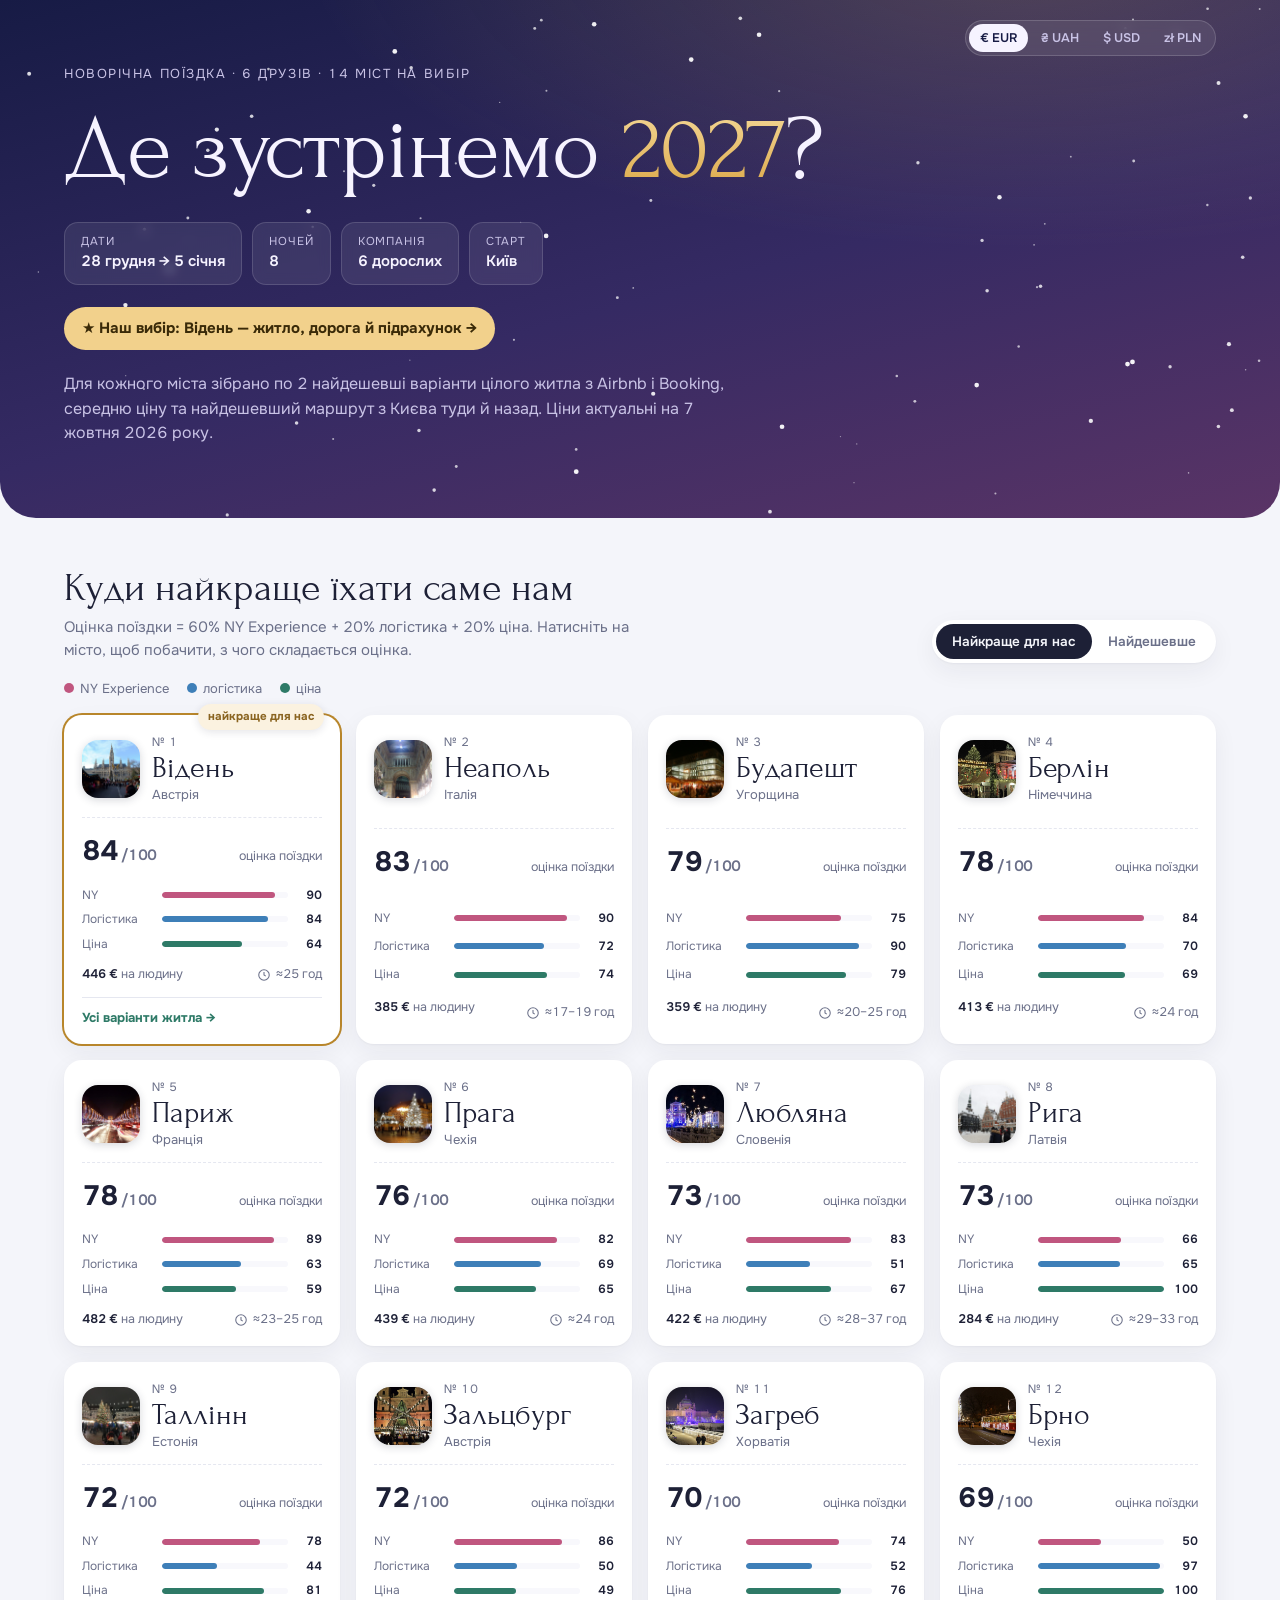
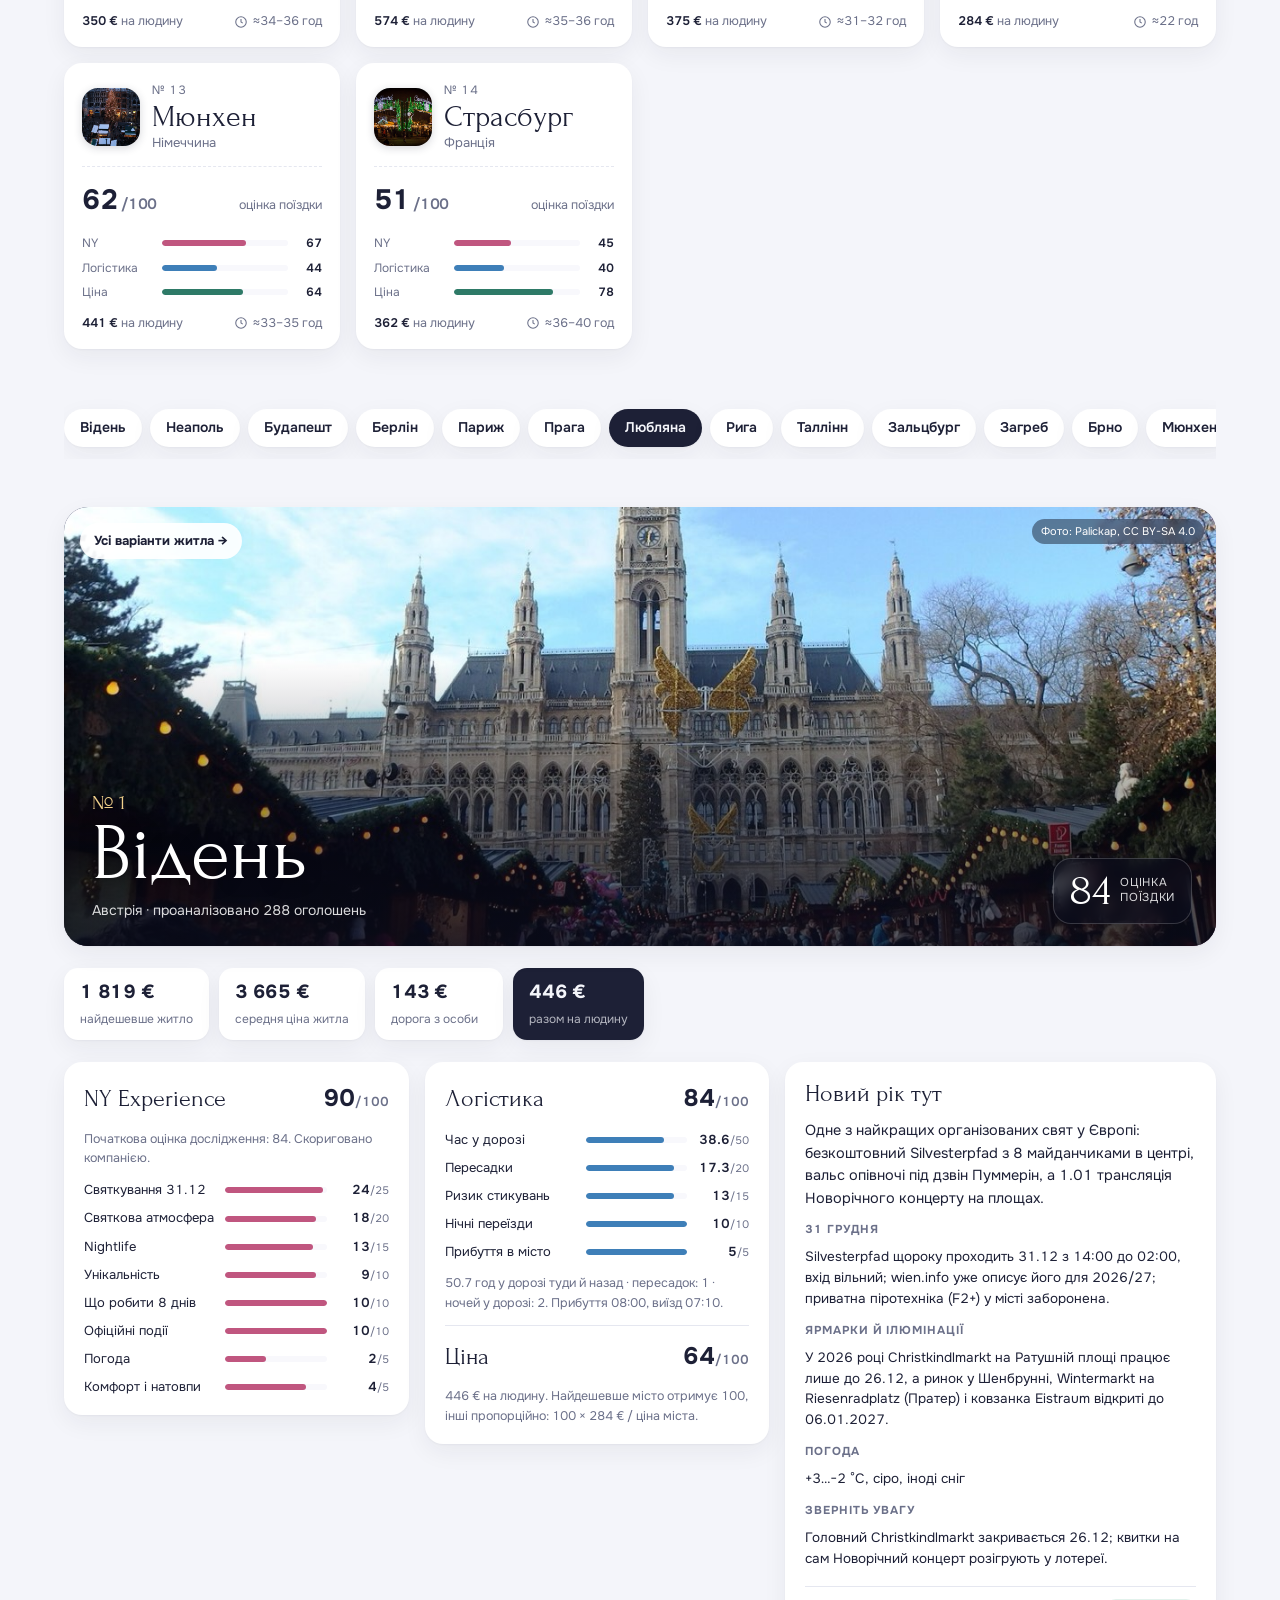
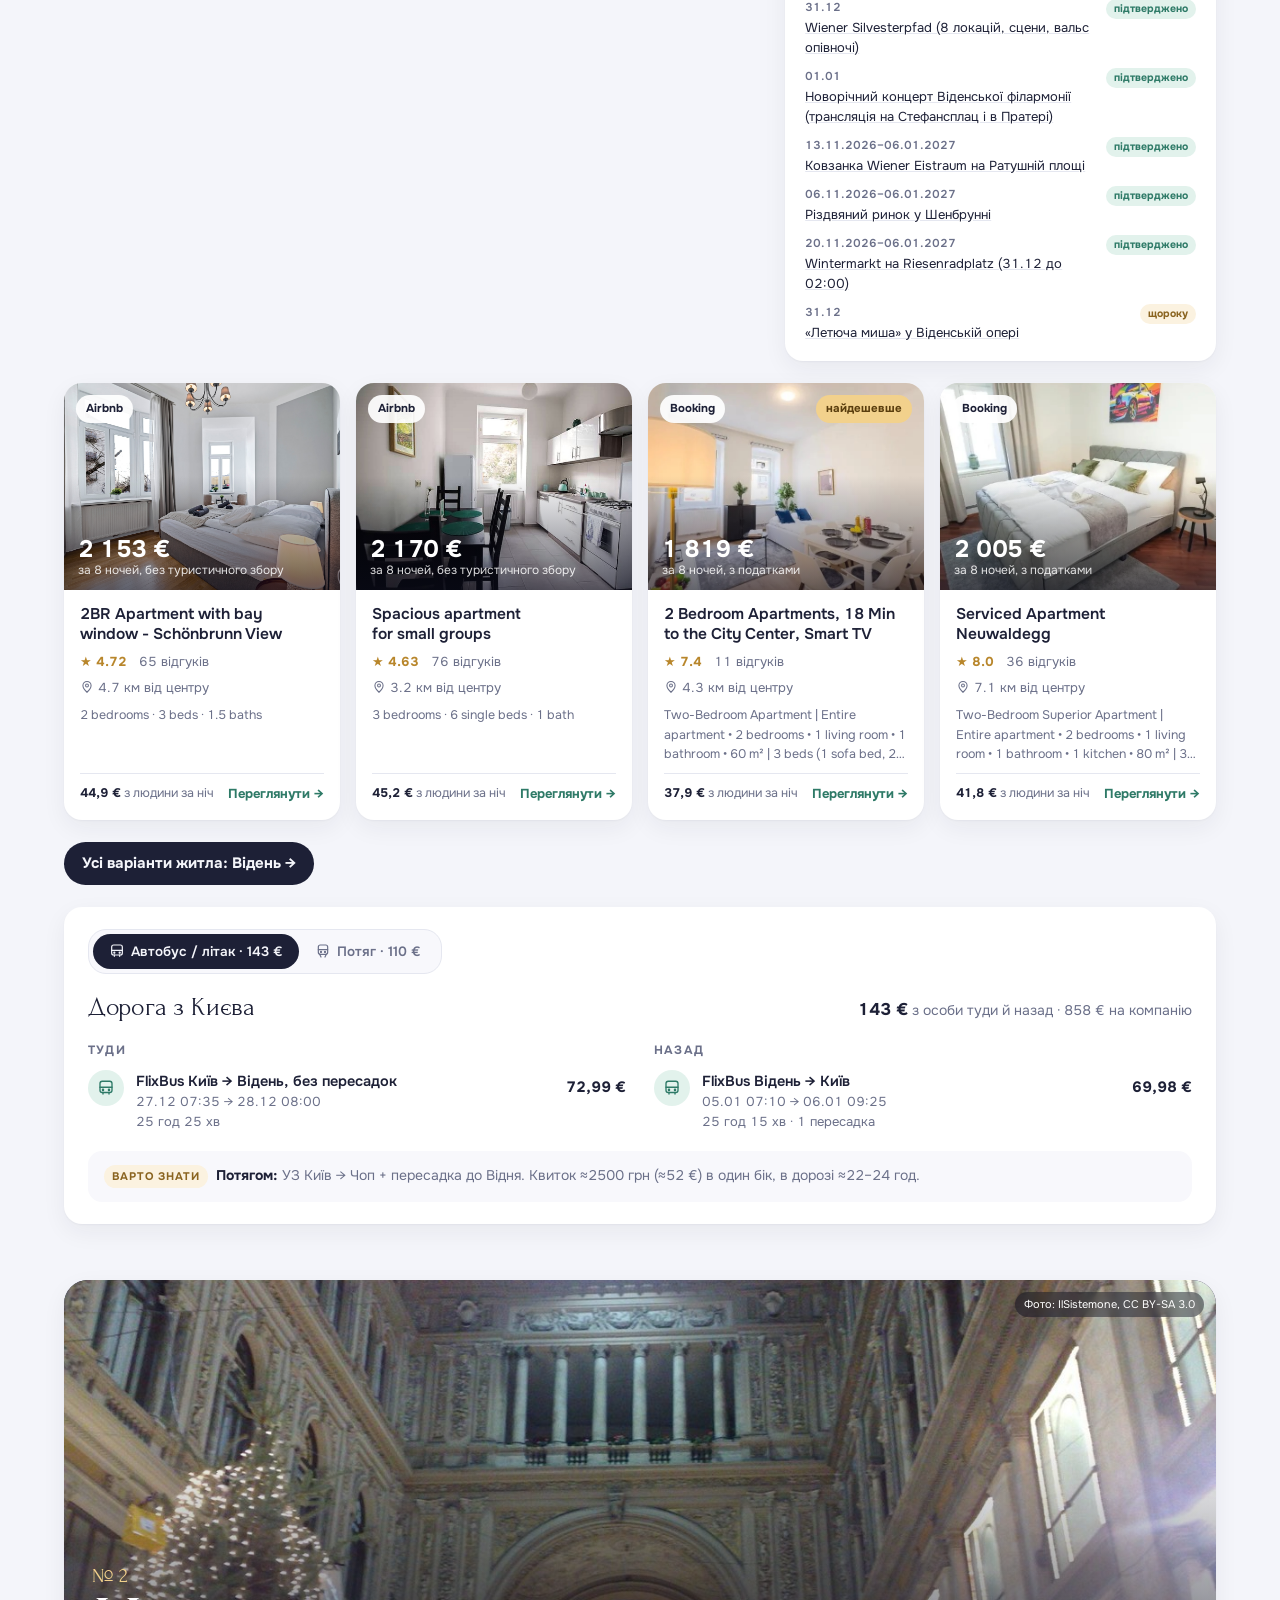
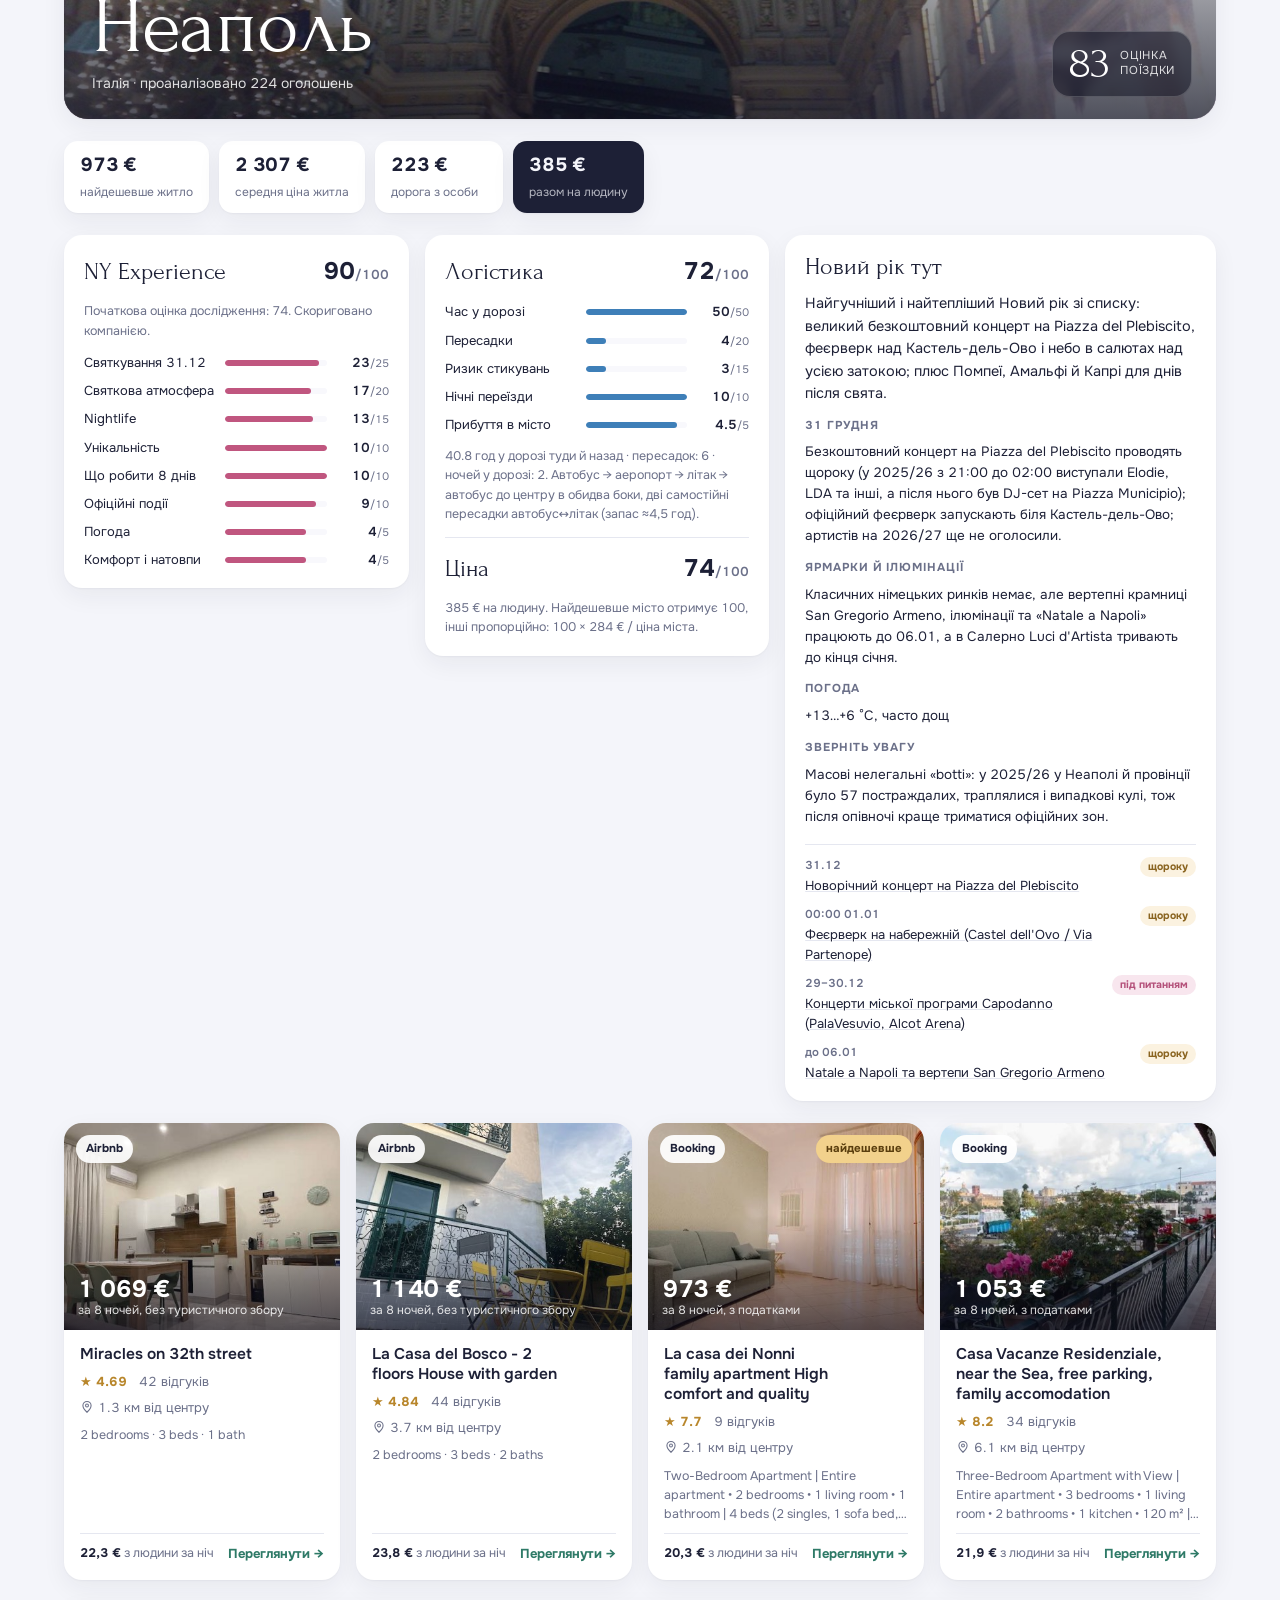
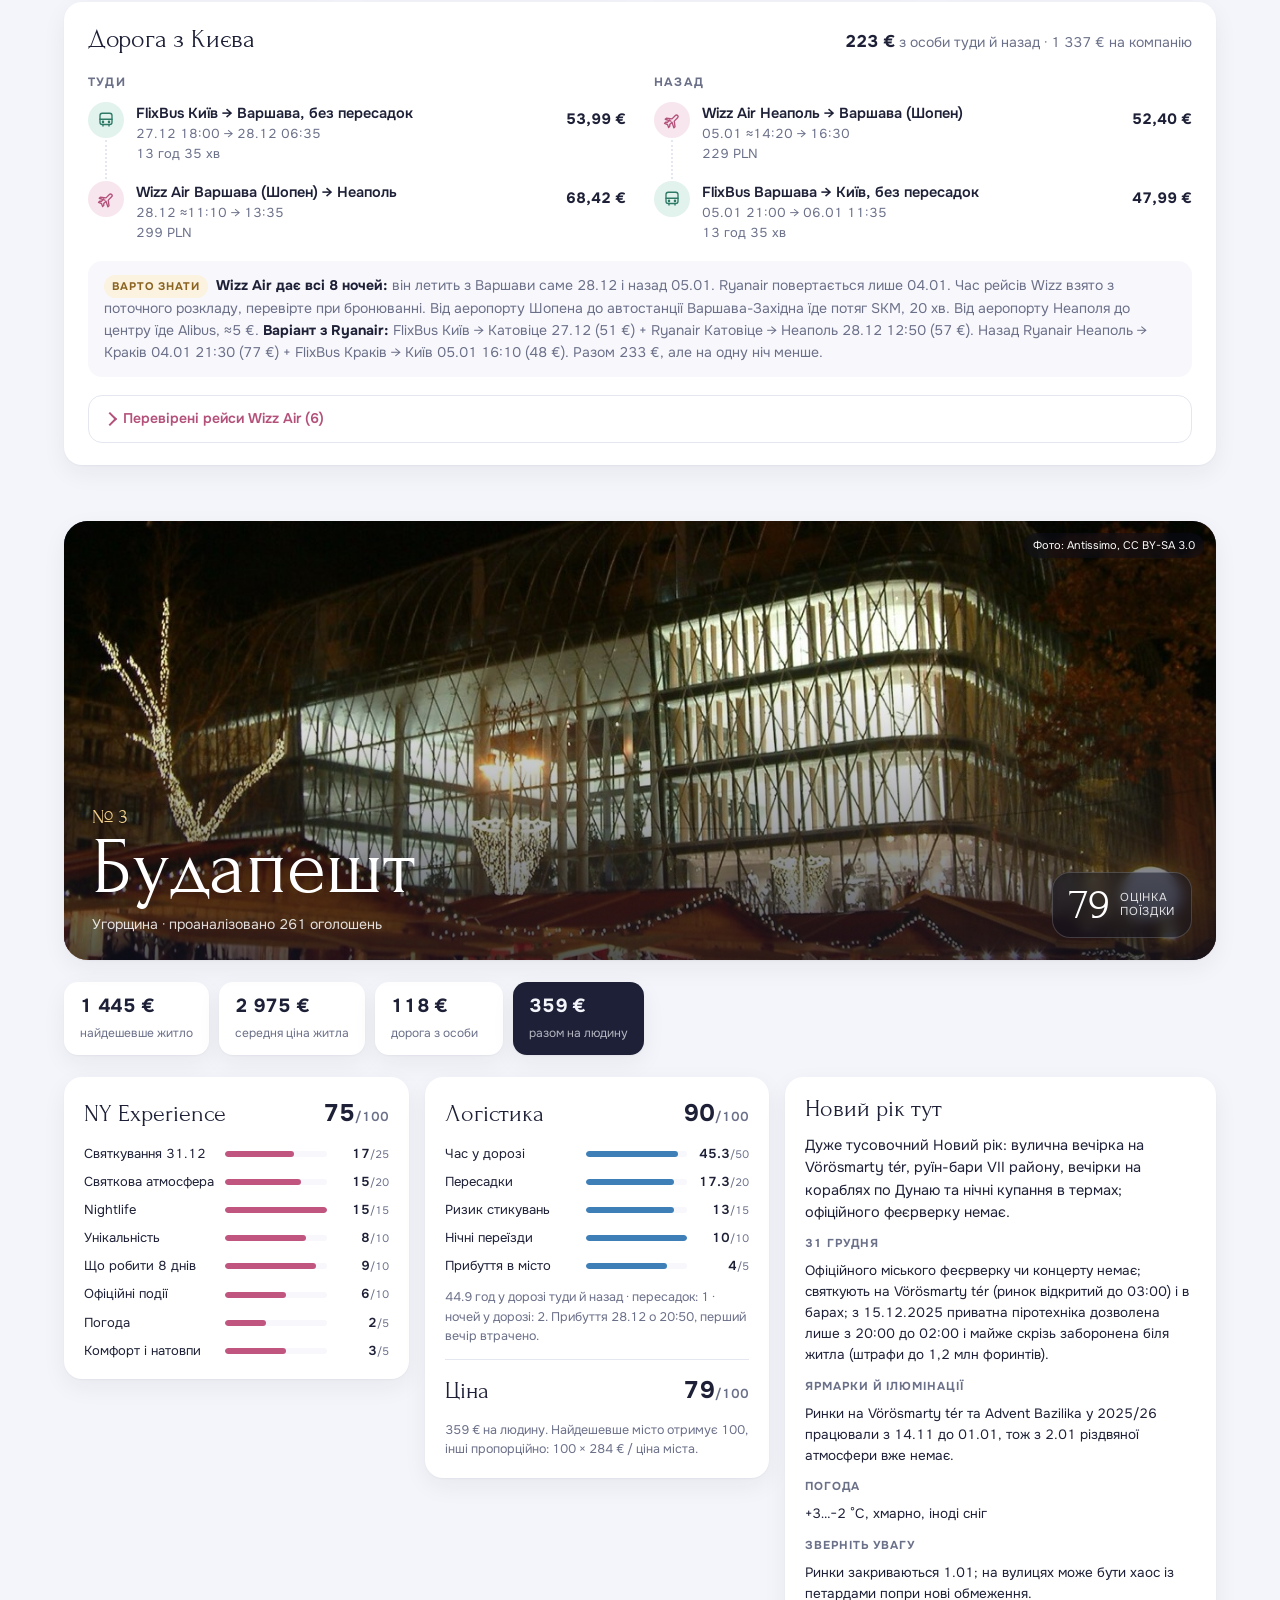
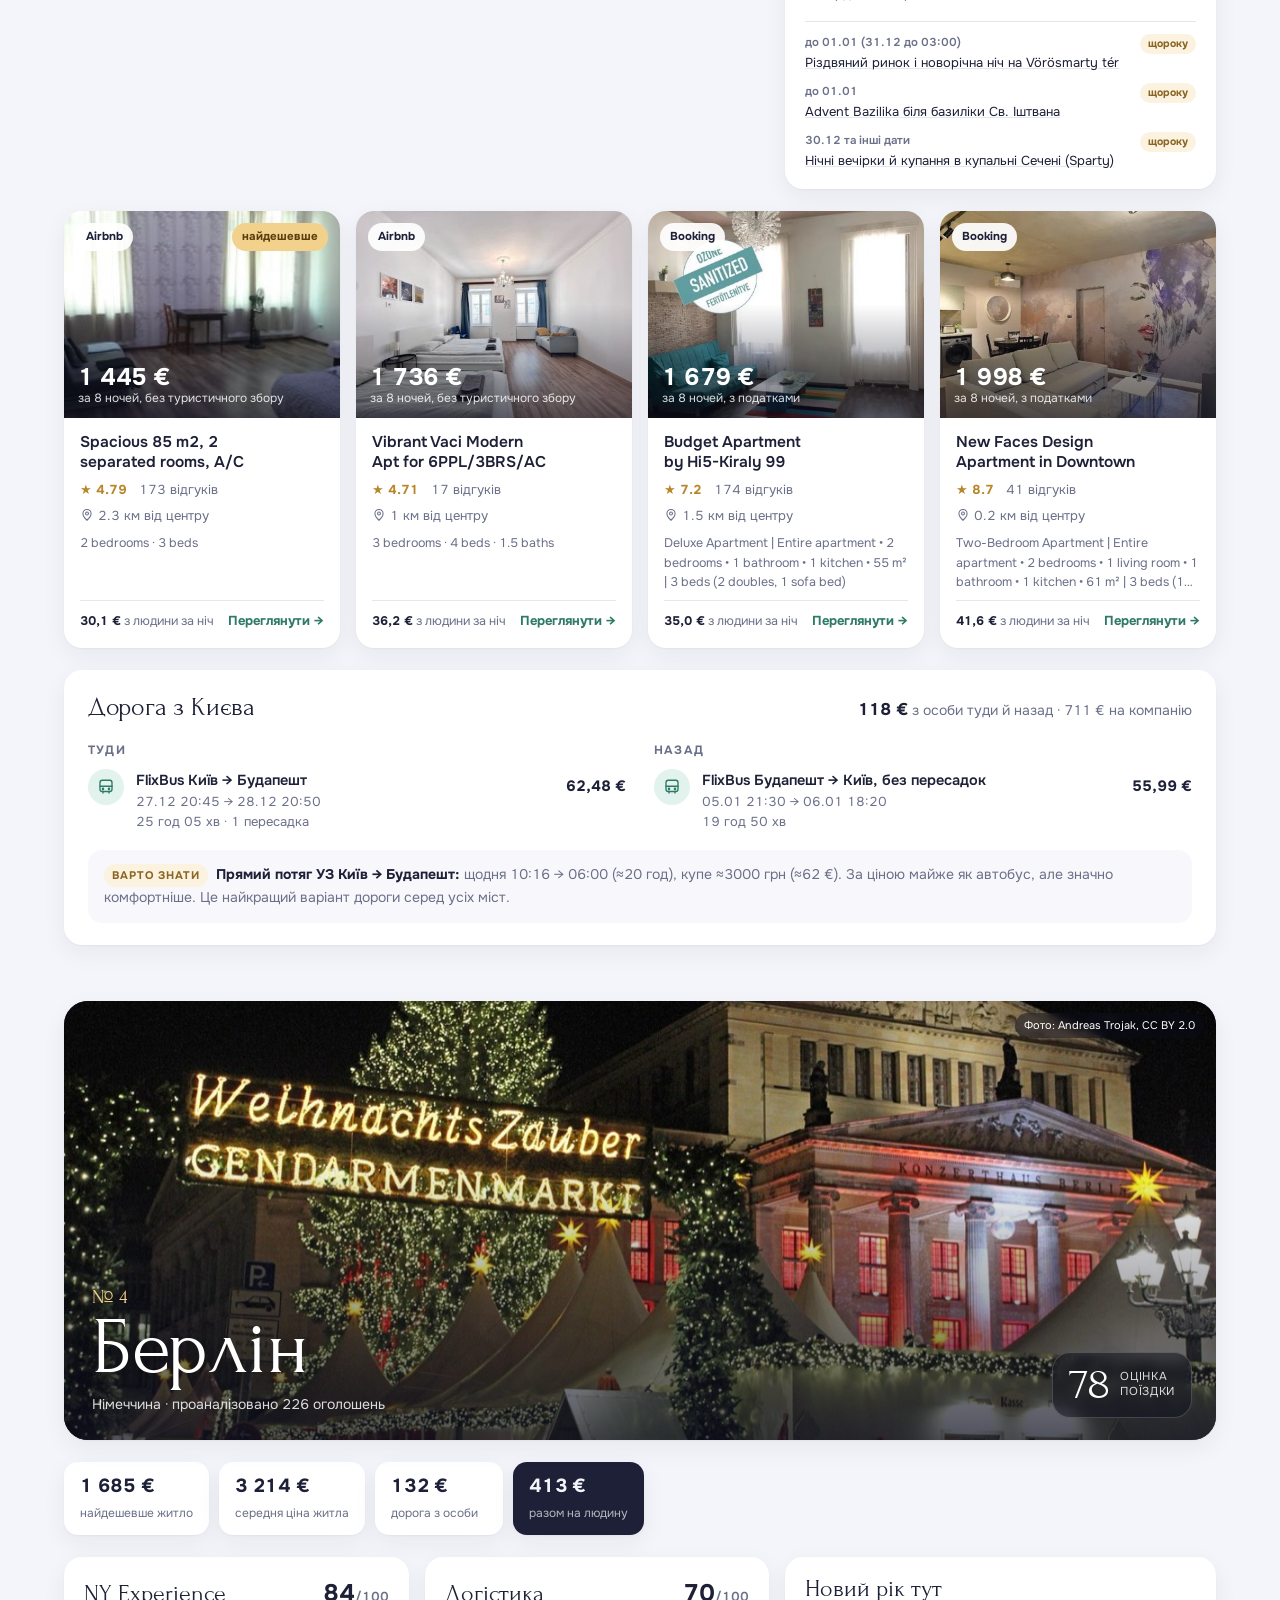
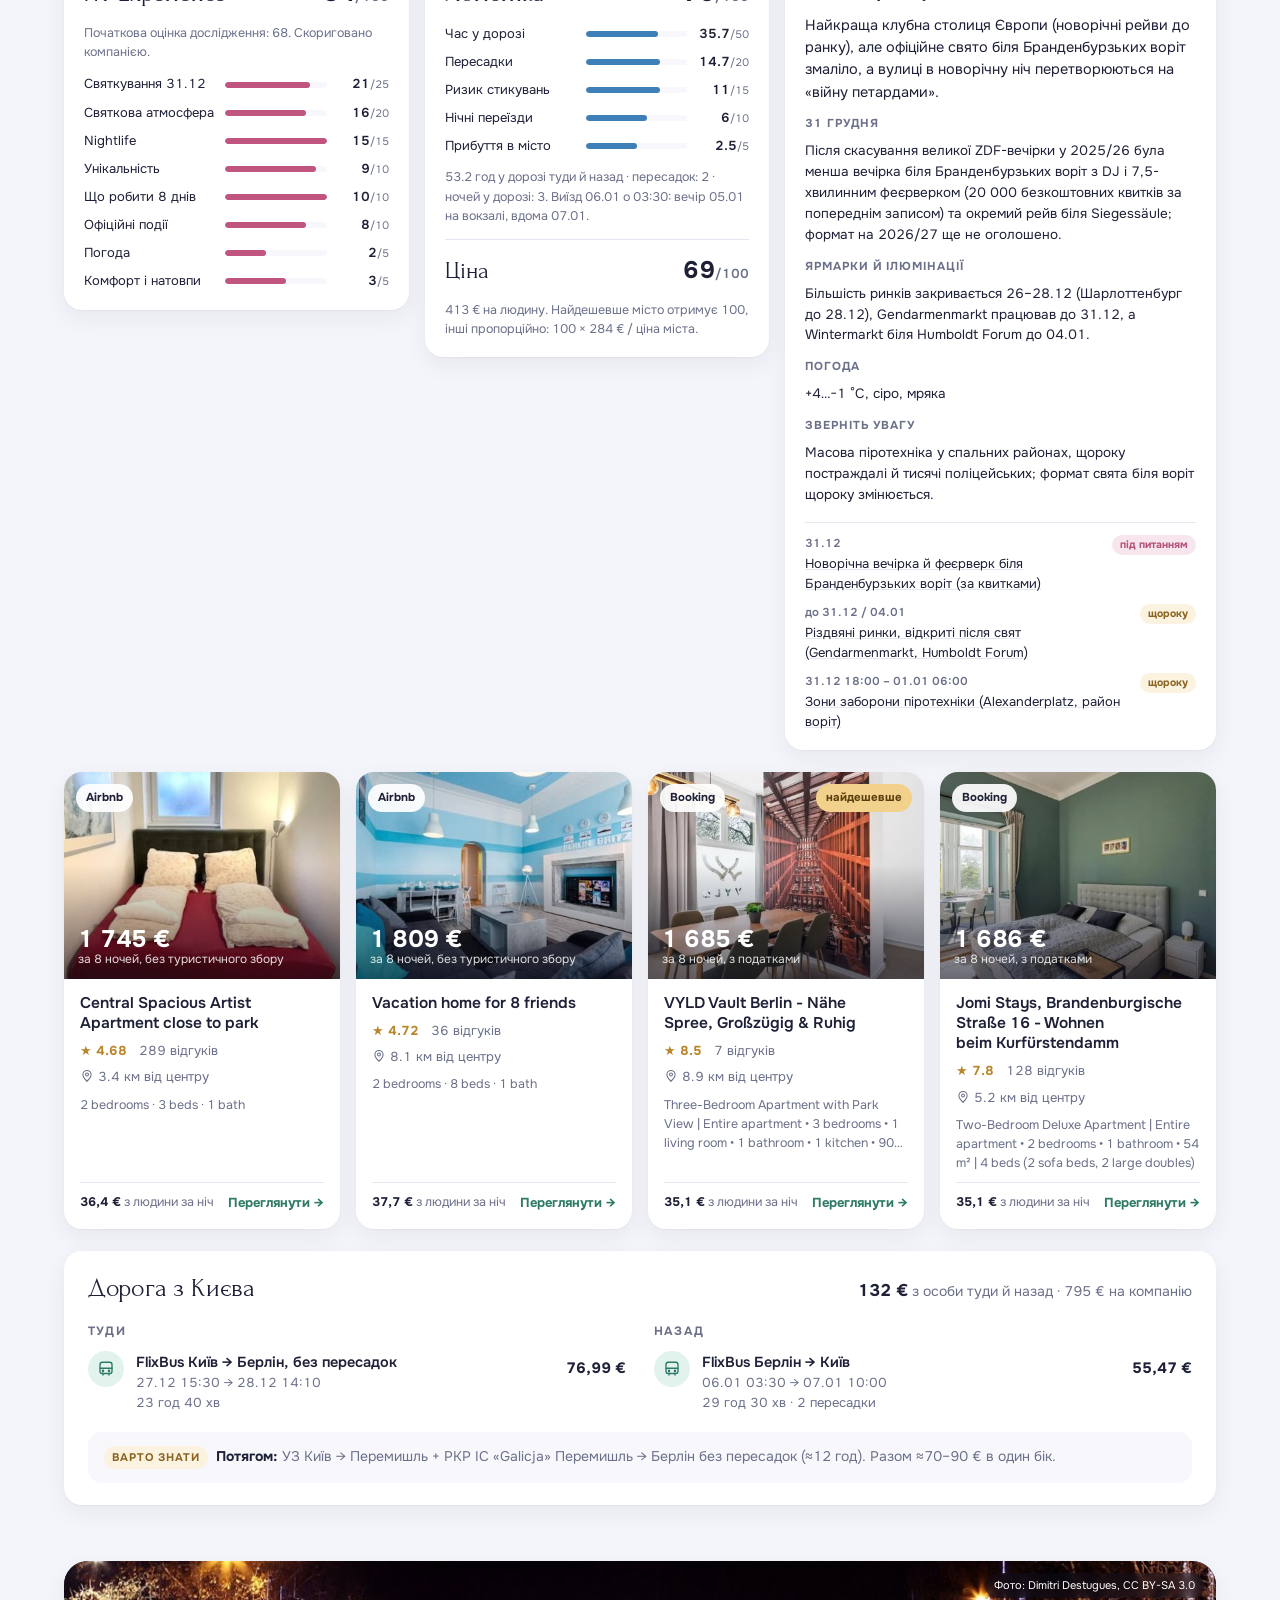
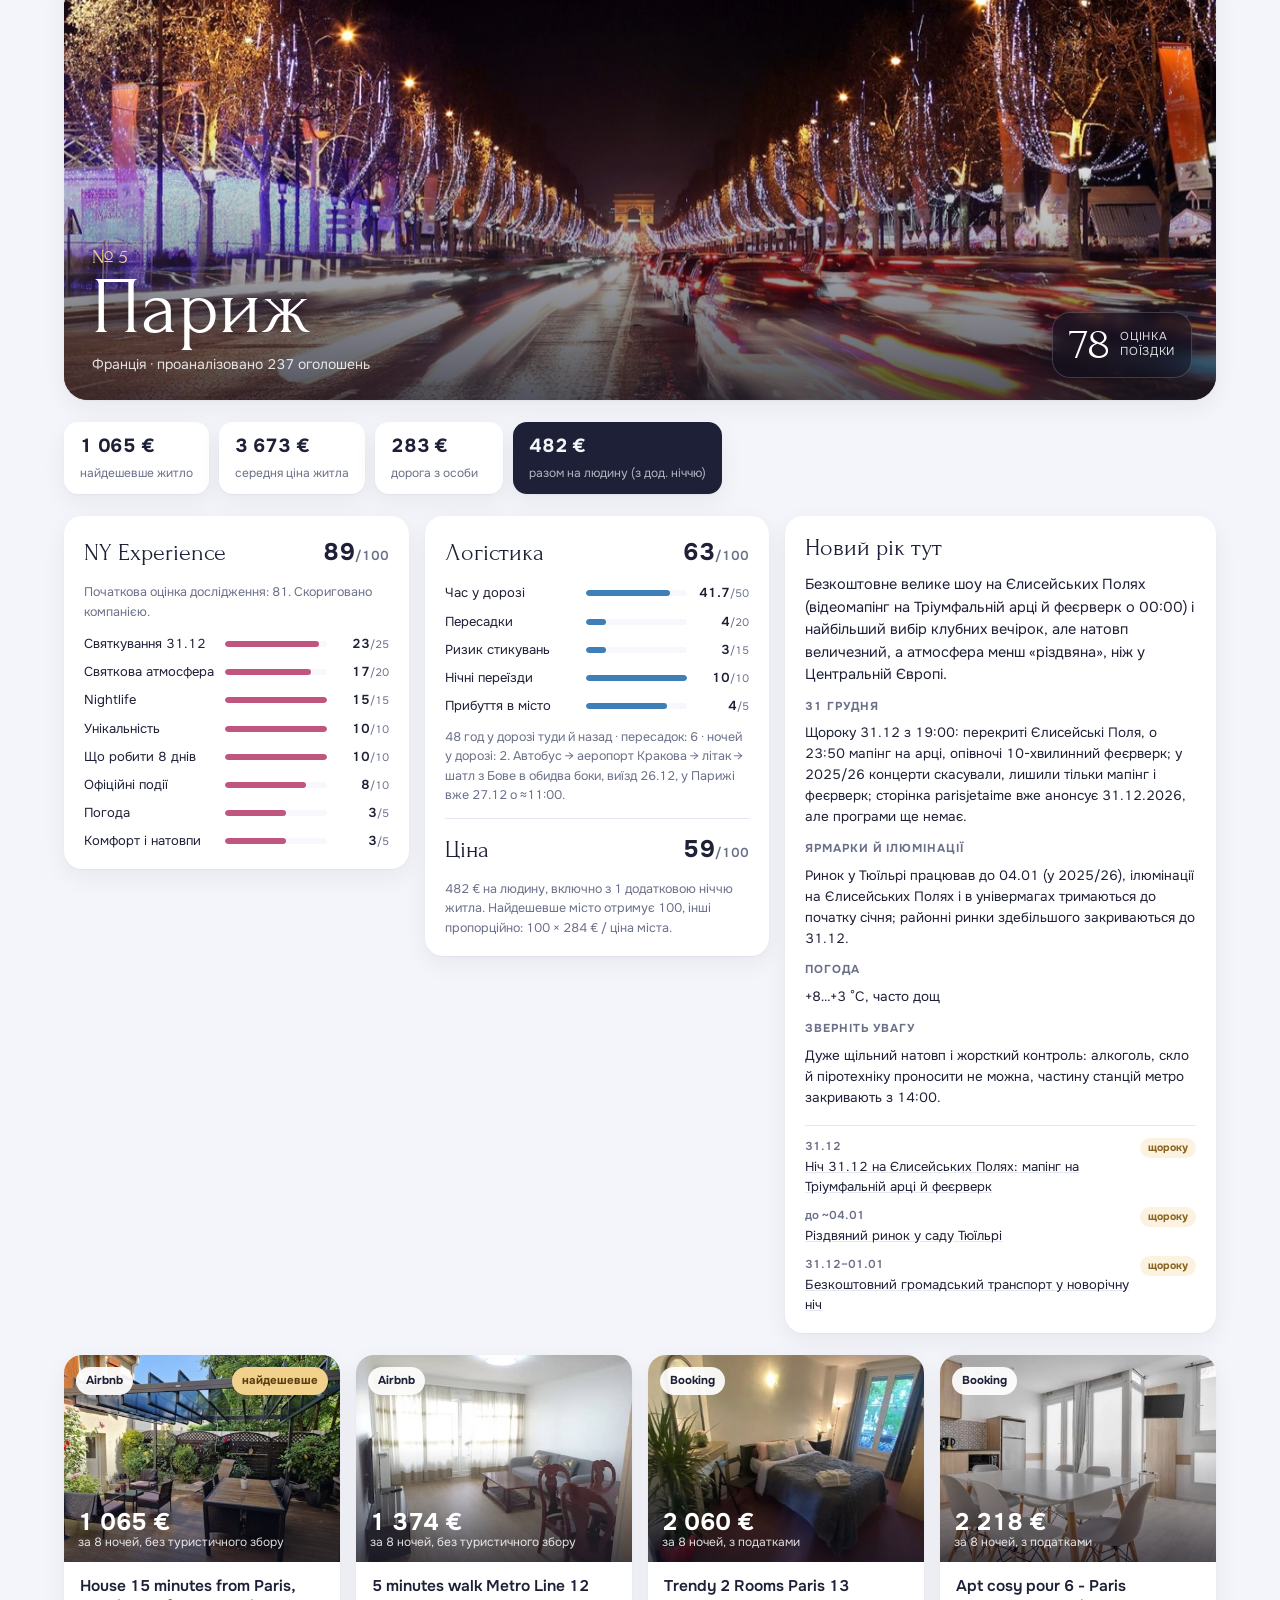
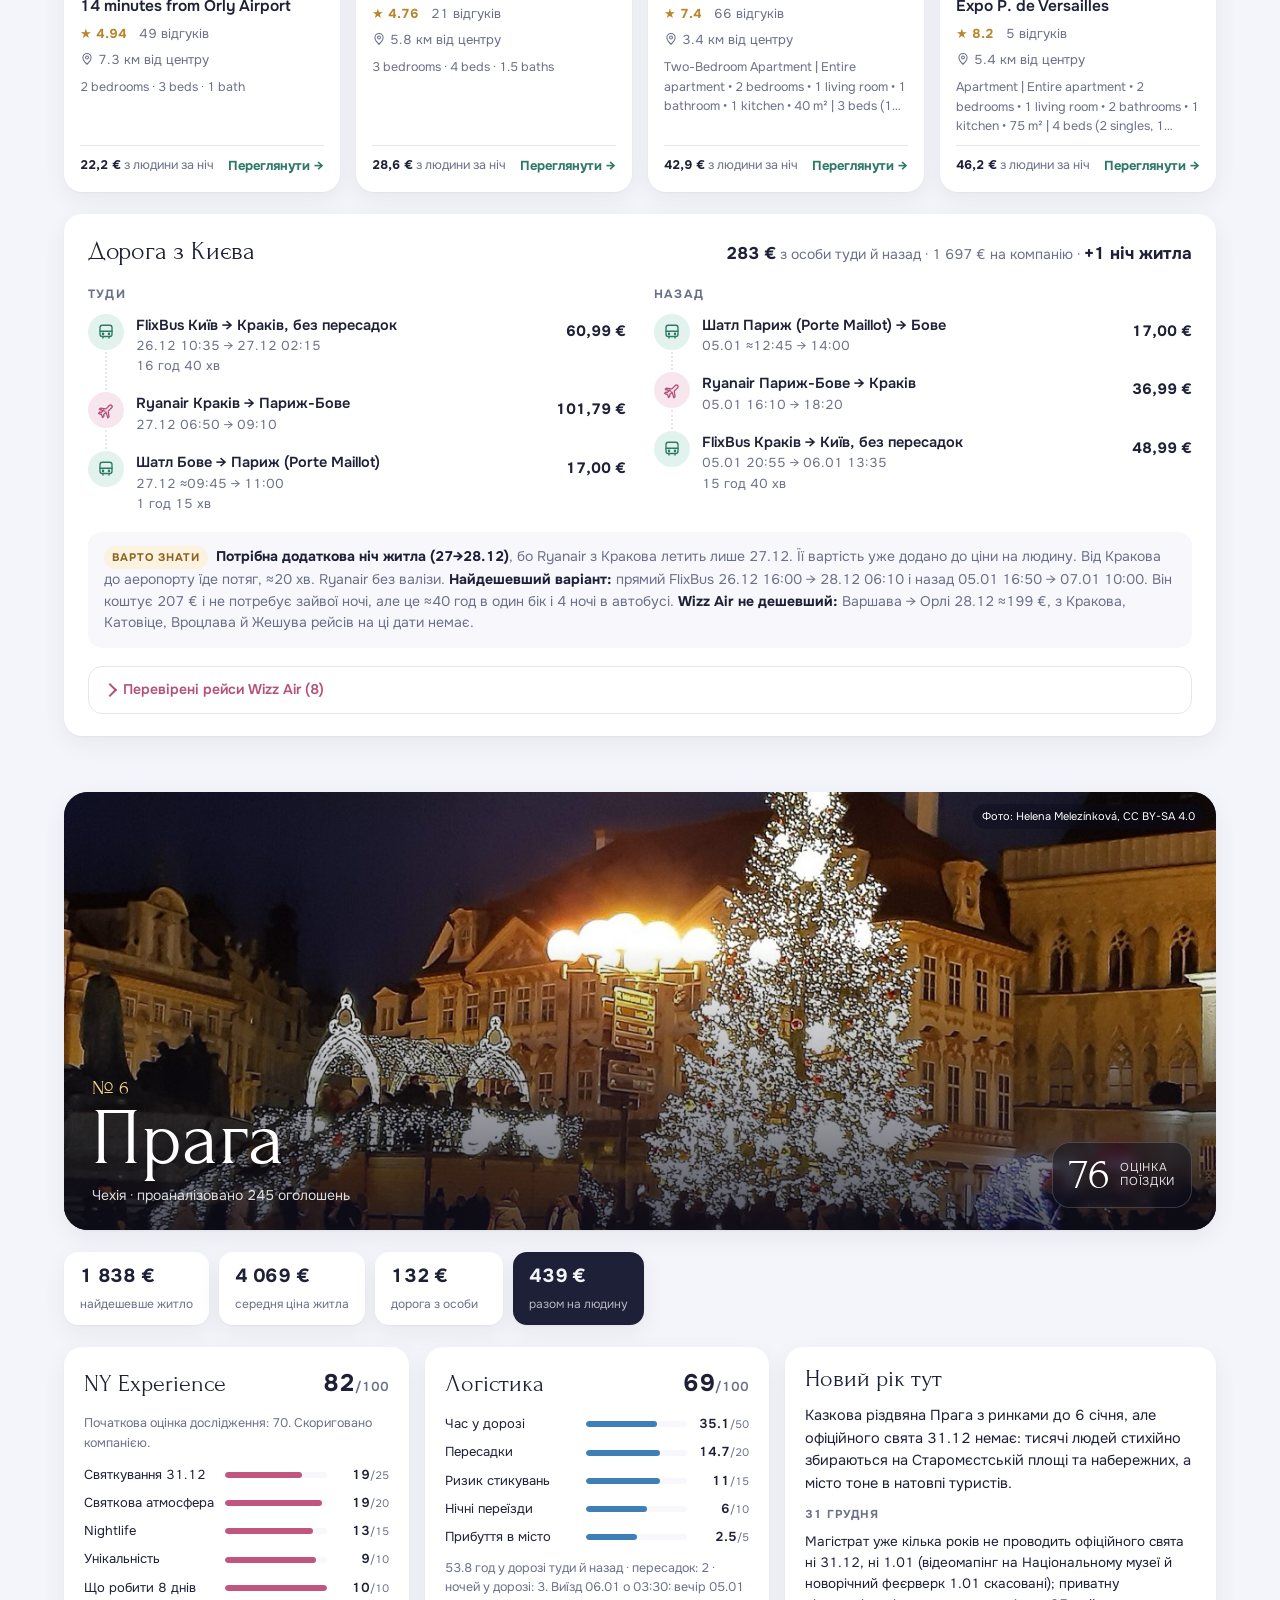
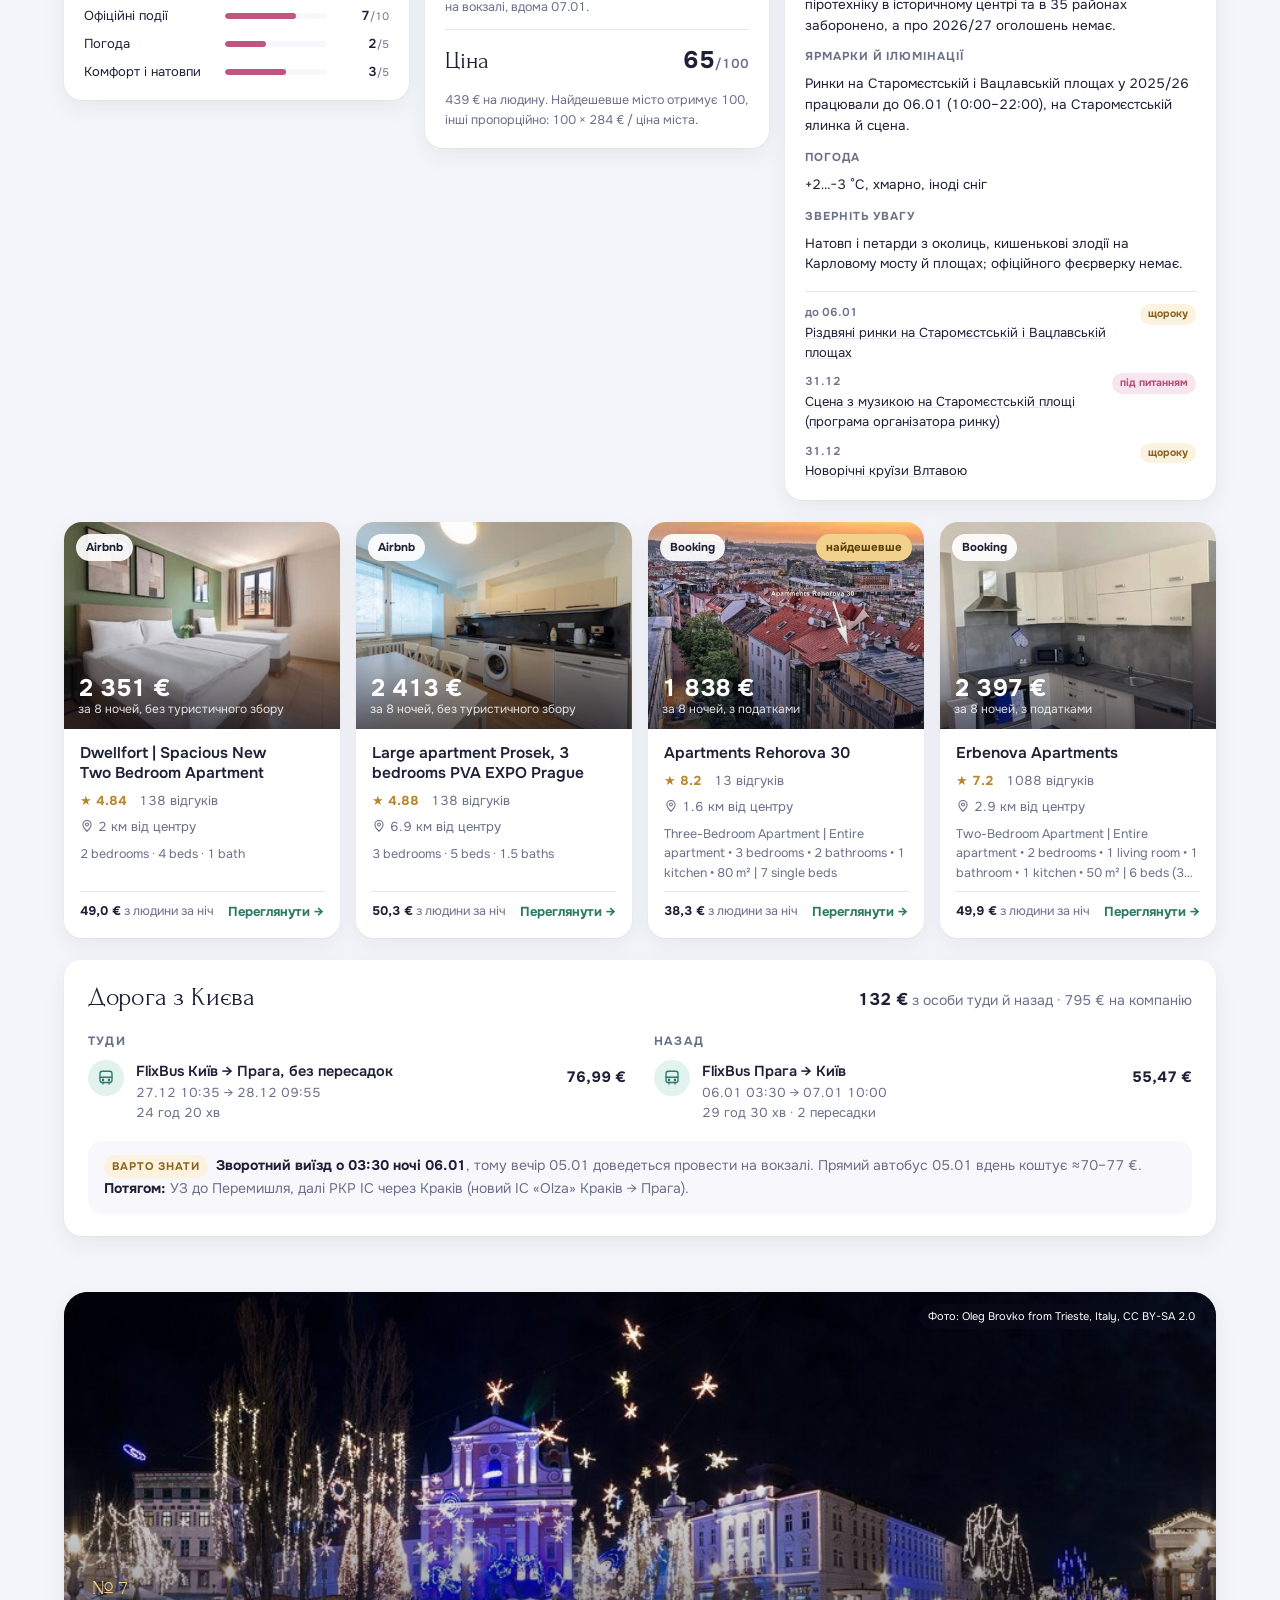
<file: index.html>
<!doctype html>
<html lang="uk">
<head>
<meta charset="utf-8">
<meta name="viewport" content="width=device-width, initial-scale=1">
<title>Новий рік 2027</title>
<link rel="preconnect" href="https://fonts.googleapis.com">
<link rel="preconnect" href="https://fonts.gstatic.com" crossorigin>
<link rel="stylesheet" href="https://fonts.googleapis.com/css2?family=Forum&family=Onest:wght@400;500;600;700&display=swap">
<link rel="icon" href="favicon.svg" type="image/svg+xml">
<link rel="stylesheet" href="styles.css?v=20261009e">
</head>
<body>

<header class="hero">
  <canvas id="snow" aria-hidden="true"></canvas>
  <div class="hero-in">
    <p class="kicker">Новорічна поїздка · 6 друзів · 14 міст на вибір</p>
    <h1>Де зустрінемо <em>2027</em>?</h1>
    <div class="cur-switch" id="cur" role="group" aria-label="Валюта"></div>
    <ul class="facts">
      <li><span>Дати</span>28 грудня → 5 січня</li>
      <li><span>Ночей</span>8</li>
      <li><span>Компанія</span>6 дорослих</li>
      <li><span>Старт</span>Київ</li>
    </ul>
    <a class="trip-link" href="trip.html">★ Наш вибір: Відень — житло, дорога й підрахунок →</a>
    <p class="hero-lead">Для кожного міста зібрано по 2 найдешевші варіанти цілого житла з Airbnb і Booking, середню ціну та найдешевший маршрут з Києва туди й назад. Ціни актуальні на 7 жовтня 2026 року.</p>
  </div>
</header>

<main class="wrap">
  <section class="rank" aria-labelledby="rank-h">
    <div class="sec-head">
      <div>
        <h2 id="rank-h">Куди найкраще їхати саме нам</h2>
        <p class="sub">Оцінка поїздки = 60% NY Experience + 20% логістика + 20% ціна. Натисніть на місто, щоб побачити, з чого складається оцінка.</p>
      </div>
      <div class="seg" role="group" aria-label="Сортування">
        <button type="button" id="sort-score" aria-pressed="true">Найкраще для нас</button>
        <button type="button" id="sort-price" aria-pressed="false">Найдешевше</button>
      </div>
    </div>
    <div class="legend"><span><i class="sw ny"></i>NY Experience</span><span><i class="sw lg"></i>логістика</span><span><i class="sw pr"></i>ціна</span></div>
    <div class="tickets" id="tickets"></div>
  </section>

  <nav class="cities-nav" id="nav" aria-label="Міста"></nav>
  <div id="cities"></div>

  <section class="notes" aria-label="Як рахували">
    <div class="method">
      <h3>Як рахується оцінка</h3>
      <p><b>Оцінка поїздки</b> = 60% NY Experience + 20% логістика + 20% ціна.</p>
      <p><b>NY Experience (100):</b> святкування 31.12 (25), святкова атмосфера (20), nightlife (15), унікальність (10), що робити всі 8 днів (10), підтверджені офіційні події (10), погода (5), комфорт і натовпи (5). Початкові бали виставлено за офіційними сайтами міст і організаторів та за минулими святкуваннями, потім компанія скоригувала їх для частини міст. Початкову оцінку видно в розділі кожного міста.</p>
      <p><b>Логістика (100):</b> час у дорозі (50), пересадки (20), ризик стикувань (15), нічні переїзди (10), зручність прибуття в місто (5). Час, пересадки й нічні переїзди рахуються лінійно між найкращим і найгіршим містом. Пересадками вважаються й переїзди до аеропортів та шатли. За ризик знімається 2 бали за пересадку FlixBus в одному квитку, 4 бали за самостійну пересадку автобус↔літак і 1 бал за кожен переїзд до аеропорту чи з нього.</p>
      <p><b>Ціна (100):</b> найдешевше місто отримує 100, решта пропорційно: 100 × найнижча ціна / ціна міста на людину. Якщо розклад дороги вимагає додаткової ночі житла, її вартість додано до ціни.</p>
    </div>
    <div>
      <h3>Як відбирали житло</h3>
      <p>Ціле житло для 6 гостей, від 2 спалень і з 6 спальними місцями. Двоспальне ліжко чи диван рахуються як 2 місця. До центру не більше 9 км. Рейтинг на Booking від 7.0, на Airbnb від 4.6, щонайменше 5 відгуків.</p>
    </div>
    <div>
      <h3>Що входить у ціну</h3>
      <p>Booking показано з податками. Airbnb показано з сервісним збором, але без міського туристичного податку (1–5 € з особи за ніч). Середня ціна рахується без 10% найдешевших і 10% найдорожчих оголошень.</p>
      <p>Ціни зібрано в євро. Інші валюти перераховано за курсом НБУ на 09.10.2026: 1 € = 50.14 ₴, 1 $ = 44.85 ₴, 1 zł = 11.46 ₴.</p>
    </div>
    <div>
      <h3>Дорога</h3>
      <p>Ціни FlixBus, Ryanair і Wizz Air подано на 7.10.2026, ближче до свят вони зростуть. Тарифи лоукостів не включають валізу. Квитки Укрзалізниці ще не продаються, тому ціни на потяги позначено «≈».</p>
      <p class="photo-note">Фото міст: Wikimedia Commons, автори й ліцензії вказані на кожному фото.</p>
    </div>
  </section>
</main>

<script src="currency.js?v=20261009"></script>
<script src="data/stays.js?v=20261009"></script>
<script src="data/transport.js?v=20261009"></script>
<script src="data/trains.js?v=20261009"></script>
<script src="data/ny-experience.js?v=20261009"></script>
<script src="data/city-photos.js?v=20261009"></script>
<script src="app.js?v=20261009"></script>
</body>
</html>
</file>
<file: styles.css>
/* Layout: нічне небо зі снігом угорі → «квитки» рейтингу → розділ кожного міста (житло + таймлайн дороги) на морозно-світлому тлі */
:root{
  --bg:#F4F5FA; --surface:#FFFFFF; --surface-2:#F8F8FC; --ink:#1D2036; --muted:#6B7089; --line:#E5E7F0;
  --gold:#B8862B; --gold-soft:#FBF2E0; --gold-ink:#8A6420;
  --pine:#2E7A67; --pine-soft:#E2F2EC; --berry:#B4517A; --berry-soft:#F8E6EE;
  --house:#2E7A67; --road:#E0B45E;
  --night-a:#171B45; --night-b:#352A63; --night-c:#5A3466; --hero-ink:#F6F3FF; --hero-muted:#C9C3E6;
  --shadow:0 1px 2px rgba(29,32,54,.04),0 8px 24px rgba(29,32,54,.06);
  --shadow-hover:0 2px 4px rgba(29,32,54,.06),0 16px 36px rgba(29,32,54,.10);
  --f-display:"Forum","Georgia","Times New Roman",serif;
  --f-body:"Onest",system-ui,-apple-system,"Segoe UI",sans-serif;
  --r:18px;
}
@media (prefers-color-scheme:dark){:root:not([data-theme="light"]){
  --bg:#0F1120; --surface:#181B2E; --surface-2:#1E2238; --ink:#ECEDF6; --muted:#9EA3BF; --line:#2A2E48;
  --gold:#E6B862; --gold-soft:#3A2F1A; --gold-ink:#F0CB86;
  --pine:#62C2A6; --pine-soft:#173630; --berry:#E58AB0; --berry-soft:#3B2030;
  --house:#62C2A6; --road:#C99B48;
  --shadow:0 1px 2px rgba(0,0,0,.3),0 8px 24px rgba(0,0,0,.25);
  --shadow-hover:0 2px 4px rgba(0,0,0,.35),0 16px 36px rgba(0,0,0,.35);
  color-scheme:dark}}
:root[data-theme="dark"]{
  --bg:#0F1120; --surface:#181B2E; --surface-2:#1E2238; --ink:#ECEDF6; --muted:#9EA3BF; --line:#2A2E48;
  --gold:#E6B862; --gold-soft:#3A2F1A; --gold-ink:#F0CB86;
  --pine:#62C2A6; --pine-soft:#173630; --berry:#E58AB0; --berry-soft:#3B2030;
  --house:#62C2A6; --road:#C99B48;
  --shadow:0 1px 2px rgba(0,0,0,.3),0 8px 24px rgba(0,0,0,.25);
  --shadow-hover:0 2px 4px rgba(0,0,0,.35),0 16px 36px rgba(0,0,0,.35);
  color-scheme:dark}

*{box-sizing:border-box}
html{scroll-behavior:smooth}
@media (prefers-reduced-motion:reduce){html{scroll-behavior:auto}}
body{margin:0;background:var(--bg);color:var(--ink);font:400 15px/1.55 var(--f-body);font-variant-numeric:tabular-nums;-webkit-font-smoothing:antialiased}
h1,h2,h3{margin:0;text-wrap:balance}
a{color:var(--pine)}
:focus-visible{outline:2px solid var(--gold);outline-offset:3px;border-radius:6px}
.wrap{max-width:1200px;margin:0 auto;padding-inline:24px;padding-block:0 72px}

/* ---------- Hero ---------- */
.hero{position:relative;overflow:hidden;color:var(--hero-ink);border-radius:0 0 36px 36px;
  background:radial-gradient(1200px 500px at 80% -10%,rgba(230,184,98,.22),transparent 60%),
             linear-gradient(165deg,var(--night-a) 0%,var(--night-b) 55%,var(--night-c) 100%)}
#snow{position:absolute;inset:0;width:100%;height:100%;pointer-events:none}
.hero-in{position:relative;max-width:1200px;margin:0 auto;padding-inline:24px;padding-block:64px 72px;display:grid;gap:22px}
.kicker{margin:0;font-size:13px;letter-spacing:.12em;text-transform:uppercase;color:var(--hero-muted)}
.hero h1{font:400 clamp(44px,8vw,92px)/.95 var(--f-display);letter-spacing:-.01em}
.hero h1 em{font-style:normal;background:linear-gradient(180deg,#F7DDA0,#D9A441);-webkit-background-clip:text;background-clip:text;color:transparent}
.facts{list-style:none;margin:6px 0 0;padding:0;display:flex;flex-wrap:wrap;gap:10px}
.facts li{padding:10px 16px;border-radius:14px;background:rgba(255,255,255,.08);border:1px solid rgba(255,255,255,.14);backdrop-filter:blur(6px);font-weight:600;font-size:15px}
.facts li span{display:block;font-weight:400;font-size:11.5px;letter-spacing:.08em;text-transform:uppercase;color:var(--hero-muted)}
.hero-lead{margin:0;max-width:62ch;color:var(--hero-muted);font-size:16px}

/* ---------- Section heads ---------- */
.sec-head{display:flex;flex-wrap:wrap;justify-content:space-between;align-items:end;gap:16px}
.sec-head h2{font:400 clamp(28px,3.6vw,40px)/1.1 var(--f-display)}
.sub{margin:6px 0 0;color:var(--muted);max-width:60ch}
.seg{display:inline-flex;padding:4px;border-radius:999px;background:var(--surface);box-shadow:var(--shadow)}
.seg button{font:600 13.5px var(--f-body);border:0;background:transparent;color:var(--muted);padding:9px 16px;border-radius:999px;cursor:pointer;transition:background .2s,color .2s}
.seg button[aria-pressed="true"]{background:var(--ink);color:var(--bg)}
.legend{display:flex;gap:18px;font-size:13px;color:var(--muted)}
.sw{display:inline-block;width:10px;height:10px;border-radius:50%;margin-right:6px}
.sw.house{background:var(--house)} .sw.road{background:var(--road)}

/* ---------- Ranking tickets ---------- */
.rank{display:grid;gap:16px;padding-block:48px 8px}
.tickets{display:grid;grid-template-columns:repeat(4,minmax(0,1fr));gap:16px}
@media (max-width:1040px){.tickets{grid-template-columns:repeat(2,minmax(0,1fr))}}
@media (max-width:520px){.tickets{grid-template-columns:minmax(0,1fr)}}
.ticket{all:unset;box-sizing:border-box;cursor:pointer;display:grid;gap:12px;padding:18px 18px 16px;border-radius:var(--r);background:var(--surface);box-shadow:var(--shadow);position:relative;transition:transform .2s,box-shadow .2s}
.ticket:hover{transform:translateY(-3px);box-shadow:var(--shadow-hover)}
.ticket:focus-visible{outline:2px solid var(--gold);outline-offset:3px}
.t-top{display:flex;justify-content:space-between;align-items:start;gap:8px;min-height:72px}
.t-rank{font-size:12px;color:var(--muted);letter-spacing:.06em}
.t-city{font:400 30px/1.05 var(--f-display);margin-top:2px}
.t-cc{font-size:13px;color:var(--muted)}
.t-badge{font-size:11.5px;font-weight:700;padding:4px 10px;border-radius:999px;background:var(--gold-soft);color:var(--gold-ink);white-space:nowrap}
.t-total{border-top:1.5px dashed var(--line);padding-top:12px;display:flex;align-items:baseline;justify-content:space-between;gap:8px}
.t-total b{font-size:28px;font-weight:700;letter-spacing:-.02em}
.t-total span{font-size:12.5px;color:var(--muted)}
.bar{display:flex;height:8px;border-radius:99px;overflow:hidden;background:var(--surface-2);gap:2px}
.bar span{display:block;height:100%;border-radius:99px}
@media (prefers-reduced-motion:no-preference){.bar span{transition:width .5s cubic-bezier(.2,.7,.2,1)}}
.t-split{display:flex;justify-content:space-between;font-size:12.5px;color:var(--muted);gap:8px}
.t-split b{color:var(--ink);font-weight:600}
.t-time{font-size:12.5px;color:var(--muted);display:flex;align-items:center;gap:6px}
.ticket.first{box-shadow:0 0 0 2px var(--gold),var(--shadow)}

/* ---------- Sticky city nav ---------- */
.cities-nav{position:sticky;top:env(safe-area-inset-top,0px);z-index:10;margin-top:40px;padding-block:12px;display:flex;gap:8px;overflow-x:auto;background:color-mix(in srgb,var(--bg) 88%,transparent);backdrop-filter:blur(10px);scrollbar-width:none}
.cities-nav::-webkit-scrollbar{display:none}
.cities-nav a{flex:none;text-decoration:none;color:var(--ink);font-weight:600;font-size:14px;padding:8px 16px;border-radius:999px;background:var(--surface);box-shadow:var(--shadow);transition:background .2s,color .2s}
.cities-nav a:hover,.cities-nav a.on{background:var(--ink);color:var(--bg)}

/* ---------- City ---------- */
.city{padding-block:48px 8px;display:grid;gap:22px;scroll-margin-top:72px}
.city-no{font:400 20px var(--f-display);color:#F2D18C}
.city h2{font:400 clamp(44px,7vw,80px)/.95 var(--f-display);color:#fff;text-shadow:0 2px 18px rgba(0,0,0,.35)}
.city-cc{color:rgba(255,255,255,.85);font-size:14px;margin-top:8px}
.kpis{display:flex;flex-wrap:wrap;gap:10px}
.kpi{padding:10px 16px;border-radius:14px;background:var(--surface);box-shadow:var(--shadow);min-width:128px}
.kpi b{display:block;font-size:19px;font-weight:700;letter-spacing:-.01em}
.kpi span{font-size:12px;color:var(--muted)}
.kpi.hl{background:var(--ink);color:var(--bg)}
.kpi.hl span{color:inherit;opacity:.7}

.stays{display:grid;grid-template-columns:repeat(4,minmax(0,1fr));gap:16px}
@media (max-width:1040px){.stays{grid-template-columns:repeat(2,minmax(0,1fr))}}
@media (max-width:520px){.stays{grid-template-columns:minmax(0,1fr)}}
.stay{display:flex;flex-direction:column;min-width:0;border-radius:var(--r);background:var(--surface);box-shadow:var(--shadow);overflow:hidden;transition:transform .2s,box-shadow .2s}
.stay:hover{transform:translateY(-3px);box-shadow:var(--shadow-hover)}
.ph{position:relative;aspect-ratio:4/3;max-width:100%;background:var(--surface-2)}
.ph img{width:100%;height:100%;object-fit:cover;display:block}
.ph::after{content:"";position:absolute;inset:auto 0 0 0;height:55%;background:linear-gradient(transparent,rgba(12,14,30,.62))}
.pill{position:absolute;z-index:1;font-size:11.5px;font-weight:700;padding:5px 10px;border-radius:999px;background:rgba(255,255,255,.92);color:#1D2036}
.pill.src{top:12px;left:12px}
.pill.best{top:12px;right:12px;background:#F2D18C;color:#5A3E0E}
.ph .price{position:absolute;z-index:1;left:14px;bottom:12px;color:#fff;line-height:1.15}
.ph .price b{font-size:24px;font-weight:700;letter-spacing:-.02em}
.ph .price small{display:block;font-size:12px;opacity:.85}
.stay .body{padding:14px 16px 16px;display:flex;flex-direction:column;gap:8px;flex:1}
.stay h3{font-size:15.5px;font-weight:600;line-height:1.3;overflow-wrap:anywhere}
.rate{display:flex;flex-wrap:wrap;gap:6px 12px;font-size:13px;color:var(--muted);align-items:center}
.rate .star{color:var(--gold);font-weight:700}
.rate svg{width:14px;height:14px;vertical-align:-2px}
.info{font-size:12.5px;color:var(--muted);overflow-wrap:anywhere;display:-webkit-box;-webkit-line-clamp:3;-webkit-box-orient:vertical;overflow:hidden}
.foot{margin-top:auto;padding-top:10px;display:flex;justify-content:space-between;align-items:center;gap:10px;border-top:1px solid var(--line)}
.foot span{font-size:12.5px;color:var(--muted)}
.foot span b{color:var(--ink)}
.go{font-size:13px;font-weight:700;text-decoration:none;color:var(--pine);white-space:nowrap}
.go:hover{text-decoration:underline}

/* ---------- Route timeline ---------- */
.route{border-radius:var(--r);background:var(--surface);box-shadow:var(--shadow);padding:22px 24px;display:grid;gap:18px}
.route-head{display:flex;flex-wrap:wrap;justify-content:space-between;align-items:baseline;gap:10px}
.route-head h3{font:400 26px var(--f-display)}
.route-head .sum{font-size:14px;color:var(--muted)}
.route-head .sum b{color:var(--ink);font-size:17px}
.dirs{display:grid;grid-template-columns:repeat(2,minmax(0,1fr));gap:28px}
@media (max-width:760px){.dirs{grid-template-columns:minmax(0,1fr)}}
.dir{min-width:0}
.dir-label{font-size:12px;font-weight:700;letter-spacing:.1em;text-transform:uppercase;color:var(--muted);margin-bottom:10px}
.legs{list-style:none;margin:0;padding:0;display:grid;gap:0}
.leg{display:grid;grid-template-columns:36px minmax(0,1fr) auto;gap:12px;position:relative;padding-bottom:16px}
.leg:last-child{padding-bottom:0}
.leg:not(:last-child)::before{content:"";position:absolute;left:17px;top:38px;bottom:2px;border-left:2px dotted var(--line)}
.ico{width:36px;height:36px;border-radius:50%;display:grid;place-items:center;background:var(--pine-soft);color:var(--pine)}
.ico.air{background:var(--berry-soft);color:var(--berry)}
.ico svg{width:18px;height:18px}
.leg-name{font-weight:600;font-size:14.5px}
.leg-time{font-size:13px;color:var(--muted)}
.leg-price{font-weight:700;font-size:15px;white-space:nowrap;padding-top:6px}
.tip{margin:0;padding:14px 16px;border-radius:14px;background:var(--surface-2);font-size:14px;color:var(--muted)}
.tip b{color:var(--ink)}
.tip-label{display:inline-block;margin-right:8px;font-size:11px;font-weight:700;letter-spacing:.08em;text-transform:uppercase;color:var(--gold-ink);background:var(--gold-soft);padding:3px 8px;border-radius:999px}

details.wizz{border-radius:14px;border:1px solid var(--line);padding:12px 16px}
details.wizz summary{cursor:pointer;font-weight:600;font-size:14px;color:var(--berry);list-style:none;display:flex;align-items:center;gap:8px}
details.wizz summary::-webkit-details-marker{display:none}
details.wizz summary::before{content:"";width:8px;height:8px;border-right:2px solid currentColor;border-bottom:2px solid currentColor;transform:rotate(-45deg);transition:transform .2s}
details.wizz[open] summary::before{transform:rotate(45deg)}
.wizz-scroll{overflow-x:auto;margin-top:12px}
.wizz table{width:100%;border-collapse:collapse;font-size:13.5px;min-width:560px}
.wizz th{font-size:11.5px;font-weight:600;letter-spacing:.06em;text-transform:uppercase;color:var(--muted);text-align:left;padding:8px 10px;border-bottom:1px solid var(--line)}
.wizz td{padding:9px 10px;border-bottom:1px solid var(--line)}
.wizz tr:last-child td{border-bottom:0}
.wizz .num{text-align:right;white-space:nowrap}
.wizz tr.pick td{background:var(--gold-soft);font-weight:600}
.wizz-note{font-size:12px;color:var(--muted);margin:10px 0 0}

/* ---------- Notes ---------- */
.notes{margin-top:64px;display:grid;grid-template-columns:repeat(3,minmax(0,1fr));gap:16px}
@media (max-width:860px){.notes{grid-template-columns:minmax(0,1fr)}}
.notes div{padding:20px 22px;border-radius:var(--r);background:var(--surface-2);border:1px solid var(--line)}
.notes h3{font:400 22px var(--f-display);margin-bottom:6px}
.notes p{margin:0;font-size:13.5px;color:var(--muted)}

@media (max-width:520px){
  .hero{border-radius:0 0 24px 24px}
  .wrap,.hero-in{padding-inline:16px}
  .hero-in{padding-block:44px 64px}
  .kpi{flex:1 1 42%;min-width:0}
  .route{padding:18px 16px}
}

/* ---------- City photos ---------- */
.cover{position:relative;border-radius:24px;overflow:hidden;aspect-ratio:21/8;max-width:100%;min-height:220px;background:linear-gradient(165deg,var(--night-a),var(--night-c));box-shadow:var(--shadow)}
.cover img{position:absolute;inset:0;width:100%;height:100%;object-fit:cover;display:block}
.cover::after{content:"";position:absolute;inset:0;background:linear-gradient(180deg,rgba(12,14,30,0) 35%,rgba(12,14,30,.72) 100%)}
.cover-text{position:absolute;z-index:1;left:28px;bottom:24px;right:28px}
.credit{position:absolute;z-index:1;right:12px;top:12px;font-size:11px;color:#fff;text-decoration:none;background:rgba(12,14,30,.45);padding:4px 9px;border-radius:999px;backdrop-filter:blur(4px);max-width:70%;white-space:nowrap;overflow:hidden;text-overflow:ellipsis}
.credit:hover{background:rgba(12,14,30,.7)}
.t-name{display:flex;gap:12px;align-items:center;min-width:0}
.t-thumb{width:58px;height:58px;border-radius:16px;object-fit:cover;flex:none;box-shadow:0 2px 8px rgba(29,32,54,.18)}
.photo-note{margin-top:8px!important;font-size:12px!important}
@media (max-width:520px){
  .cover{aspect-ratio:4/3;border-radius:18px}
  .cover-text{left:18px;bottom:16px;right:18px}
  .t-thumb{width:50px;height:50px;border-radius:14px}
}

/* ---------- Scores ---------- */
:root{--ny:#C0567F;--lg:#3E7FB8;--pr:#2E7A67}
@media (prefers-color-scheme:dark){:root:not([data-theme="light"]){--ny:#E58AB0;--lg:#7DB3E6;--pr:#62C2A6}}
:root[data-theme="dark"]{--ny:#E58AB0;--lg:#7DB3E6;--pr:#62C2A6}
.sw.ny{background:var(--ny)} .sw.lg{background:var(--lg)} .sw.pr{background:var(--pr)}
.t-total b small{font-size:15px;font-weight:600;color:var(--muted);margin-left:2px}
.mbs{display:grid;gap:6px}
.mb{display:grid;grid-template-columns:72px minmax(0,1fr) 26px;align-items:center;gap:8px;font-size:12px;color:var(--muted)}
.mb b{color:var(--ink);text-align:right;font-weight:600}
.mb-t,.cr-t{display:block;height:6px;border-radius:99px;background:var(--surface-2);overflow:hidden}
.mb-t i,.cr-t i{display:block;height:100%;border-radius:99px}
i.ny{background:var(--ny)} i.lg{background:var(--lg)} i.pr{background:var(--pr)}
.t-split .t-time{display:inline-flex;align-items:center;gap:5px}
.cover-score{position:absolute;z-index:1;right:24px;bottom:22px;display:flex;align-items:center;gap:10px;color:#fff;background:rgba(12,14,30,.5);backdrop-filter:blur(6px);padding:10px 16px;border-radius:18px;border:1px solid rgba(255,255,255,.18)}
.cover-score b{font:400 44px/1 var(--f-display)}
.cover-score span{font-size:11.5px;line-height:1.25;letter-spacing:.06em;text-transform:uppercase;opacity:.85}
.score{display:grid;grid-template-columns:1fr 1fr 1.25fr;gap:16px}
@media (max-width:1040px){.score{grid-template-columns:1fr 1fr}.sc-ny{grid-column:1/-1}}
@media (max-width:640px){.score{grid-template-columns:minmax(0,1fr)}}
.sc-col{min-width:0;border-radius:var(--r);background:var(--surface);box-shadow:var(--shadow);padding:18px 20px;display:grid;gap:12px;align-content:start}
.sc-head{display:flex;justify-content:space-between;align-items:baseline;gap:8px}
.sc-head h3,.sc-ny h3{font:400 24px var(--f-display)}
.sc-head b{font-size:24px;font-weight:700}
.sc-head b small{font-size:13px;color:var(--muted);font-weight:600}
.sc-price{border-top:1px solid var(--line);padding-top:12px}
.crit{list-style:none;margin:0;padding:0;display:grid;gap:8px}
.crit li{display:grid;grid-template-columns:minmax(0,1.3fr) minmax(0,1fr) 52px;align-items:center;gap:10px;font-size:13px}
.cr-l{color:var(--ink)}
.cr-v{text-align:right;font-weight:600;white-space:nowrap}
.cr-v small{color:var(--muted);font-weight:400}
.sc-note{margin:0;font-size:12.5px;color:var(--muted)}
.lead-s{margin:0;font-size:14.5px}
.sc-ny dl{margin:0;display:grid;gap:8px}
.sc-ny dt{font-size:11.5px;font-weight:700;letter-spacing:.08em;text-transform:uppercase;color:var(--muted)}
.sc-ny dd{margin:0 0 4px;font-size:13.5px}
.events{list-style:none;margin:0;padding:0;display:grid;gap:6px;border-top:1px solid var(--line);padding-top:12px}
.events{gap:10px}
.events li{display:grid;grid-template-columns:minmax(0,1fr) auto;gap:10px;align-items:start;font-size:13px}
.ev-main{min-width:0;display:grid;gap:1px}
.events a{color:var(--ink);text-decoration-color:var(--line)}
.events a:hover{color:var(--pine)}
.ev-d{font-size:11.5px;font-weight:600;color:var(--muted);overflow-wrap:anywhere}
.st{font-size:10.5px;font-weight:700;padding:2px 8px;border-radius:999px;white-space:nowrap}
.st.ok{background:var(--pine-soft);color:var(--pine)}
.st.rec{background:var(--gold-soft);color:var(--gold-ink)}
.st.warn{background:var(--berry-soft);color:var(--berry)}
.notes .method{grid-column:1/-1}
.notes .method p+p{margin-top:8px}
@media (max-width:520px){.cover-score{right:14px;bottom:auto;top:44px;padding:8px 12px}.cover-score b{font-size:34px}}

.ticket .t-badge{position:absolute;top:-11px;right:16px;box-shadow:0 2px 8px rgba(29,32,54,.12)}
.score{align-items:start}

/* ---------- Сторінка міста: усі варіанти житла ---------- */
.hero-sm .hero-in{padding-block:36px 48px;gap:16px}
.back{justify-self:start;color:var(--hero-muted);text-decoration:none;font-size:14px;font-weight:600}
.back:hover{color:var(--hero-ink)}
.all-link{justify-self:start;font-weight:700;text-decoration:none;padding:10px 18px;border-radius:999px;background:var(--ink);color:var(--bg)}
.all-link:hover{opacity:.88}
.filters{position:relative;margin-block:-28px 24px;padding:18px 20px;border-radius:var(--r);background:var(--surface);box-shadow:var(--shadow);display:grid;gap:14px}
.f-row{display:flex;flex-wrap:wrap;align-items:center;justify-content:space-between;gap:12px}
.filters .seg{box-shadow:none;background:var(--surface-2);border:1px solid var(--line)}
.f-search{flex:1 1 220px;max-width:360px}
.f-search input,.filters select{width:100%;font:500 14px var(--f-body);color:var(--ink);background:var(--surface-2);border:1px solid var(--line);border-radius:12px;padding:9px 12px}
.f-grid{display:grid;grid-template-columns:2fr repeat(5,minmax(0,1fr));gap:12px}
@media (max-width:1040px){.f-grid{grid-template-columns:repeat(3,minmax(0,1fr))}.f-price{grid-column:1/-1}}
@media (max-width:520px){.f-grid{grid-template-columns:repeat(2,minmax(0,1fr))}}
.f-grid label{display:grid;gap:6px;min-width:0}
.f-grid label>span{font-size:12px;color:var(--muted)}
.f-grid label>span b{color:var(--ink)}
.f-price input{width:100%;accent-color:var(--pine)}
.f-foot{border-top:1px solid var(--line);padding-top:12px}
.chk{display:inline-flex;align-items:center;gap:8px;font-size:14px;cursor:pointer}
.chk input{accent-color:var(--pine);width:16px;height:16px}
.f-count{margin:0;font-size:14px;color:var(--muted)}
.f-count b{color:var(--ink)}
.f-reset{font:600 13px var(--f-body);border:0;background:none;color:var(--pine);cursor:pointer;padding:6px 0}
.sr{position:absolute;width:1px;height:1px;overflow:hidden;clip:rect(0 0 0 0)}
.empty{text-align:center;color:var(--muted);padding:40px 0}
.more-wrap{display:flex;justify-content:center;margin-top:24px}
.more{font:600 14px var(--f-body);border:1px solid var(--line);background:var(--surface);color:var(--ink);padding:12px 22px;border-radius:999px;cursor:pointer;box-shadow:var(--shadow)}
.more:hover{box-shadow:var(--shadow-hover)}
.filters .seg{flex-wrap:wrap;border-radius:18px}
.seg button small{font-weight:500;opacity:.6;margin-left:2px}
.alt{font-size:12px;color:var(--muted)}
.alt a{color:var(--pine);text-decoration:none}
.alt a:hover{text-decoration:underline}
/* Місто з окремою сторінкою житла: квиток і обкладинка ведуть на неї */
.ticket.has-page{color:inherit;text-decoration:none}
.t-go{font-size:13px;font-weight:700;color:var(--pine);padding-top:10px;border-top:1px solid var(--line)}
.cover-link{position:absolute;inset:0;z-index:2}
.cover-go{position:absolute;z-index:2;top:16px;left:16px;pointer-events:none;font-size:13px;font-weight:700;padding:8px 14px;border-radius:999px;background:rgba(255,255,255,.92);color:#1D2036;transition:background .2s}
.cover:has(.cover-link:hover) .cover-go{background:#F2D18C}
.cover .credit{z-index:3}

/* ---------- Вибір житла ---------- */
.pick{margin-top:10px;font:600 13.5px var(--f-body);border:1px solid var(--line);background:var(--surface-2);color:var(--ink);padding:9px 12px;border-radius:12px;cursor:pointer;transition:background .2s,color .2s,border-color .2s}
.pick:hover{border-color:var(--gold)}
.pick[aria-pressed="true"]{background:var(--gold);border-color:var(--gold);color:#1D2036}
.stay.chosen{box-shadow:0 0 0 2px var(--gold),var(--shadow)}
.pill.mine{top:12px;right:12px;background:#F2D18C;color:#5A3E0E}
body.has-choice{padding-bottom:132px}
.choice{position:fixed;z-index:20;left:0;right:0;bottom:0;padding:0 16px max(16px,env(safe-area-inset-bottom))}
.ch-in{max-width:1200px;margin:0 auto;display:grid;grid-template-columns:minmax(0,1.3fr) minmax(0,3fr) auto;align-items:center;gap:18px;padding:14px 18px;border-radius:var(--r);background:var(--ink);color:var(--bg);box-shadow:0 12px 40px rgba(12,14,30,.35)}
.ch-stay{display:flex;align-items:center;gap:12px;min-width:0}
.ch-stay img{width:52px;height:52px;border-radius:12px;object-fit:cover;flex:none}
.ch-stay div{min-width:0;display:grid}
.ch-label{font-size:11px;letter-spacing:.08em;text-transform:uppercase;opacity:.65}
.ch-stay a{color:inherit;font-weight:600;text-decoration:none;white-space:nowrap;overflow:hidden;text-overflow:ellipsis}
.ch-stay a:hover{text-decoration:underline}
.ch-nums{margin:0;display:grid;grid-template-columns:repeat(5,minmax(0,1fr));gap:10px}
.ch-nums dt{font-size:11px;opacity:.65}
.ch-nums dd{margin:0;font-weight:700;font-size:16px;white-space:nowrap}
.ch-nums .hl dd{color:#F2D18C;font-size:19px}
.ch-act{display:grid;gap:6px;justify-items:end}
.ch-act a{color:#F2D18C;font-weight:700;font-size:13px;text-decoration:none;white-space:nowrap}
.ch-act button{font:600 12.5px var(--f-body);background:none;border:0;color:inherit;opacity:.7;cursor:pointer;padding:0;white-space:nowrap}
.ch-act button:hover{opacity:1}
@media (max-width:1040px){.ch-in{grid-template-columns:minmax(0,1fr) auto}.ch-nums{grid-column:1/-1;grid-row:2}}
@media (max-width:620px){
  body.has-choice{padding-bottom:210px}
  .ch-in{gap:10px;padding:12px 14px}
  .ch-nums{grid-template-columns:repeat(3,minmax(0,1fr));gap:6px 10px}
  .ch-nums dd{font-size:14px}.ch-nums .hl dd{font-size:16px}
}
.mine-act{display:flex;flex-wrap:wrap;gap:8px 16px;align-items:center;font-size:13.5px}
.mine-act button{font:600 13px var(--f-body);background:none;border:0;color:var(--muted);cursor:pointer;padding:0}
.mine-act button:hover{color:var(--berry)}
.kpi.hl-soft{box-shadow:0 0 0 2px var(--gold),var(--shadow)}
.t-go{overflow:hidden;text-overflow:ellipsis;white-space:nowrap}

/* ---------- Валюта ---------- */
.cur-switch{position:absolute;top:20px;right:24px;z-index:2;display:flex;gap:2px;padding:3px;border-radius:999px;background:rgba(255,255,255,.08);border:1px solid rgba(255,255,255,.16);backdrop-filter:blur(6px)}
.cur-switch button{font:600 12.5px var(--f-body);border:0;background:none;color:var(--hero-muted);padding:6px 11px;border-radius:999px;cursor:pointer;white-space:nowrap}
.cur-switch button:hover{color:var(--hero-ink)}
.cur-switch button[aria-pressed="true"]{background:var(--hero-ink);color:var(--night-a)}
@media (max-width:620px){.cur-switch{position:static;justify-self:start;order:-1}.cur-switch button{padding:6px 9px}}

/* ---------- Автобус / потяг ---------- */
.seg.mode{justify-self:start;box-shadow:none;background:var(--surface-2);border:1px solid var(--line);flex-wrap:wrap;border-radius:18px}
.seg.mode button{display:inline-flex;align-items:center;gap:6px}
.seg.mode svg{width:16px;height:16px}

/* ---------- Сторінка поїздки (trip.html) ---------- */
.trip-hero{position:relative;overflow:hidden;color:#fff;border-radius:0 0 36px 36px;min-height:460px;display:grid;align-items:end;
  background:linear-gradient(180deg,rgba(12,14,30,.55) 0%,rgba(12,14,30,.2) 35%,rgba(12,14,30,.88) 100%),var(--hero-img,linear-gradient(165deg,var(--night-a),var(--night-c))) center/cover no-repeat}
.trip-hero .hero-in{padding-block:28px 40px;width:100%;--hero-muted:rgba(255,255,255,.78);--hero-ink:#fff}
.trip-hero h1{font:400 clamp(44px,8vw,88px)/.95 var(--f-display)}
.trip-hero h1 em{font-style:normal;color:#F2D18C}
.trip-hero .kicker{color:rgba(255,255,255,.8)}
.trip-hero .facts li{background:rgba(12,14,30,.35)}
.trip-hero .back{color:rgba(255,255,255,.85)}
.trip-hero .credit{top:auto;bottom:12px;right:16px}
.trip-hero .cur-switch{background:rgba(12,14,30,.35)}
.t-sec{padding-top:48px;display:grid;gap:20px}
.cost-grid{display:grid;grid-template-columns:minmax(0,1fr) minmax(0,1.6fr);gap:16px;align-items:start}
@media (max-width:860px){.cost-grid{grid-template-columns:minmax(0,1fr)}}
.cost-big{border-radius:var(--r);background:var(--ink);color:var(--bg);padding:22px 24px;display:grid;gap:16px}
.cb-main span,.cb-row span{display:block;font-size:12px;letter-spacing:.08em;text-transform:uppercase;opacity:.7}
.cb-main b{font:400 clamp(44px,6vw,64px)/1 var(--f-display);color:#F2D18C}
.cb-row{display:grid;grid-template-columns:1fr 1fr;gap:12px;border-top:1px solid color-mix(in srgb,var(--bg) 20%,transparent);padding-top:14px}
.cb-row b{font-size:22px;font-weight:700}
.cb-note{margin:0;font-size:13px;opacity:.8}
.cost-table-wrap{border-radius:var(--r);background:var(--surface);box-shadow:var(--shadow);padding:6px 20px;overflow-x:auto}
.cost-table{width:100%;border-collapse:collapse;font-size:14.5px}
.cost-table th,.cost-table td{padding:12px 6px;text-align:right;border-bottom:1px solid var(--line);white-space:nowrap}
.cost-table th:first-child{text-align:left;white-space:normal}
.cost-table thead th{font-size:12px;font-weight:600;color:var(--muted);text-transform:uppercase;letter-spacing:.06em}
.cost-table tbody th{font-weight:600}
.cost-table small{display:block;font-weight:400;font-size:12px;color:var(--muted)}
.cost-table tr.sub th,.cost-table tr.sub td{padding-top:0;color:var(--muted);font-size:13px}
.cost-table tr.total th,.cost-table tr.total td{border-bottom:0;font-size:17px;font-weight:700}
.cost-table tr.total td:nth-child(2){color:var(--gold-ink)}
.cost-notes{display:grid;grid-template-columns:1fr 1fr;gap:16px}
@media (max-width:620px){.cost-notes{grid-template-columns:minmax(0,1fr)}}
.cost-notes>div,.panel{border-radius:var(--r);background:var(--surface-2);border:1px solid var(--line);padding:18px 20px}
.cost-notes h3,.panel h3{font:400 22px var(--f-display);margin-bottom:8px}
.cost-notes ul{margin:0;padding-left:18px;font-size:14px;color:var(--muted);display:grid;gap:4px}
.stay-links{display:flex;flex-wrap:wrap;gap:8px}
.stay-links a{font-weight:700;font-size:13.5px;text-decoration:none;padding:9px 16px;border-radius:999px}
.stay-links a.primary{background:var(--ink);color:var(--bg)}
.stay-links a.ghost{background:var(--surface);color:var(--ink);box-shadow:var(--shadow)}
.gallery{display:grid;grid-template-columns:2fr 1fr 1fr;grid-template-rows:repeat(2,minmax(0,200px));gap:8px;border-radius:var(--r);overflow:hidden}
.g-item{all:unset;position:relative;cursor:zoom-in;overflow:hidden;background:var(--surface-2)}
.g-item:focus-visible{outline:2px solid var(--gold);outline-offset:-2px}
.g-item.big{grid-row:1/3}
.g-item img{width:100%;height:100%;object-fit:cover;display:block;transition:transform .3s}
.g-item:hover img{transform:scale(1.03)}
.g-more{position:absolute;inset:0;display:grid;place-items:center;background:rgba(12,14,30,.55);color:#fff;font-weight:700;font-size:16px}
@media (max-width:620px){.gallery{grid-template-columns:1fr 1fr;grid-template-rows:220px repeat(2,110px)}.g-item.big{grid-column:1/3;grid-row:auto}}
.stay-grid{display:grid;grid-template-columns:1fr 1fr;gap:16px}
@media (max-width:860px){.stay-grid{grid-template-columns:minmax(0,1fr)}}
.panel p{margin:0 0 12px;font-size:14px}
.panel h3+p,.panel h3+ul,.panel h3+ol{margin-top:0}
.panel ul+h3,.panel dl+h3{margin-top:16px}
.facts-dl{margin:0;display:grid;gap:8px}
.facts-dl div{display:grid;grid-template-columns:130px minmax(0,1fr);gap:10px;font-size:14px}
.facts-dl dt{color:var(--muted)}
.facts-dl dd{margin:0;font-weight:500}
.chips{list-style:none;margin:0;padding:0;display:flex;flex-wrap:wrap;gap:6px}
.chips li{font-size:12.5px;padding:5px 10px;border-radius:999px;background:var(--surface);border:1px solid var(--line)}
.cancel{margin:0 0 12px;padding-left:18px;font-size:14px;display:grid;gap:4px}
.muted{color:var(--muted);font-size:13px!important}
.city-info{grid-template-columns:1.3fr 1fr}
@media (max-width:860px){.city-info{grid-template-columns:minmax(0,1fr)}}
.route .tip+.tip{margin-top:-6px}
.lightbox{border:0;padding:0;background:transparent;max-width:min(1100px,94vw);width:100%;overflow:visible}
.lightbox::backdrop{background:rgba(8,10,22,.88)}
.lightbox figure{margin:0;display:grid;gap:8px;justify-items:center}
.lightbox img{max-width:100%;max-height:80vh;border-radius:12px;display:block}
.lightbox figcaption{color:#fff;font-size:14px;text-align:center}
.lb-close,.lb-nav{position:absolute;border:0;background:rgba(255,255,255,.14);color:#fff;cursor:pointer;border-radius:999px;font-size:26px;line-height:1;width:44px;height:44px}
.lb-close{top:-52px;right:0}
.lb-nav{top:40%}
.lb-nav.prev{left:8px}.lb-nav.next{right:8px}
.lb-close:hover,.lb-nav:hover{background:rgba(255,255,255,.28)}
.trip-link{display:inline-flex;align-items:center;gap:8px;justify-self:start;font-weight:700;text-decoration:none;padding:10px 18px;border-radius:999px;background:#F2D18C;color:#3A2A08}
.trip-link:hover{background:#F7DDA0}
/* Темні акцентні блоки з золотими цифрами — завжди «нічні», незалежно від теми */
.cost-big,.ch-in{background:linear-gradient(165deg,var(--night-a),var(--night-b));color:#F6F3FF}
.cb-row{border-top-color:rgba(255,255,255,.16)}
/* Скільки людей сідає в Чопі */
.chop{display:flex;flex-wrap:wrap;align-items:center;gap:10px 14px;padding:14px 18px;border-radius:var(--r);background:var(--surface);box-shadow:var(--shadow)}
.chop-l{font-weight:600;font-size:14px}
.chop-seg{box-shadow:none;background:var(--surface-2);border:1px solid var(--line)}
.chop-seg button{min-width:38px;padding:7px 12px}
.chop-note{font-size:13.5px;color:var(--muted)}
.cb-alt span{display:block;font-size:12px;letter-spacing:.08em;text-transform:uppercase;opacity:.7}
.cb-alt b{font:400 34px/1 var(--f-display);color:#F7DDA0}
.cost-table tr.grp th{padding:14px 6px 4px;border-bottom:0;font-size:12px;font-weight:700;letter-spacing:.06em;text-transform:uppercase;color:var(--muted)}
.cost-table tr.part th,.cost-table tr.part td{font-weight:700}

/* ---------- Карта й дорога до центру (trip.html) ---------- */
.map-wrap{border-radius:var(--r);overflow:hidden;background:var(--surface);box-shadow:var(--shadow)}
.map{height:460px;background:var(--surface-2)}
@media (max-width:620px){.map{height:360px}}
.map-legend{list-style:none;margin:0;padding:12px 16px;display:flex;flex-wrap:wrap;gap:8px 18px;font-size:13px;color:var(--muted);border-top:1px solid var(--line)}
.map-legend li{display:inline-flex;align-items:center;gap:6px}
.map-legend .dot{width:11px;height:11px;border-radius:50%;border:2px solid #fff;box-shadow:0 0 0 1px rgba(0,0,0,.15)}
.map-legend .ln{width:22px;border-top:4px solid}
.map-legend .ln.walk{border-top-style:dashed}
.map-fallback{padding:24px;margin:0}
.home-tip{font-weight:700;font-family:var(--f-body)}
.leaflet-container{font-family:var(--f-body)}
@media (prefers-color-scheme:dark){:root:not([data-theme="light"]) .map .leaflet-tile-pane{filter:brightness(.75) contrast(1.1) saturate(.8)}}
:root[data-theme="dark"] .map .leaflet-tile-pane{filter:brightness(.75) contrast(1.1) saturate(.8)}
.getaround{display:grid;grid-template-columns:repeat(4,minmax(0,1fr));gap:12px}
@media (max-width:1040px){.getaround{grid-template-columns:repeat(2,minmax(0,1fr))}}
@media (max-width:620px){.getaround{grid-template-columns:minmax(0,1fr)}}
.ga{position:relative;border-radius:var(--r);background:var(--surface);box-shadow:var(--shadow);padding:16px 18px;display:grid;gap:8px;align-content:start}
.ga.best{box-shadow:0 0 0 2px var(--gold),var(--shadow)}
.ga-head{display:flex;justify-content:space-between;align-items:baseline;gap:10px}
.ga-head h3{font-size:15.5px;font-weight:700}
.ga-head b{font-size:15px;color:var(--gold-ink);white-space:nowrap}
.ga-badge{justify-self:start;font-size:11px;font-weight:700;padding:3px 9px;border-radius:999px;background:var(--gold-soft);color:var(--gold-ink)}
.ga p{margin:0;font-size:13.5px;color:var(--muted)}
.cost-notes p{margin:0;font-size:14px;color:var(--muted)}
</file>
